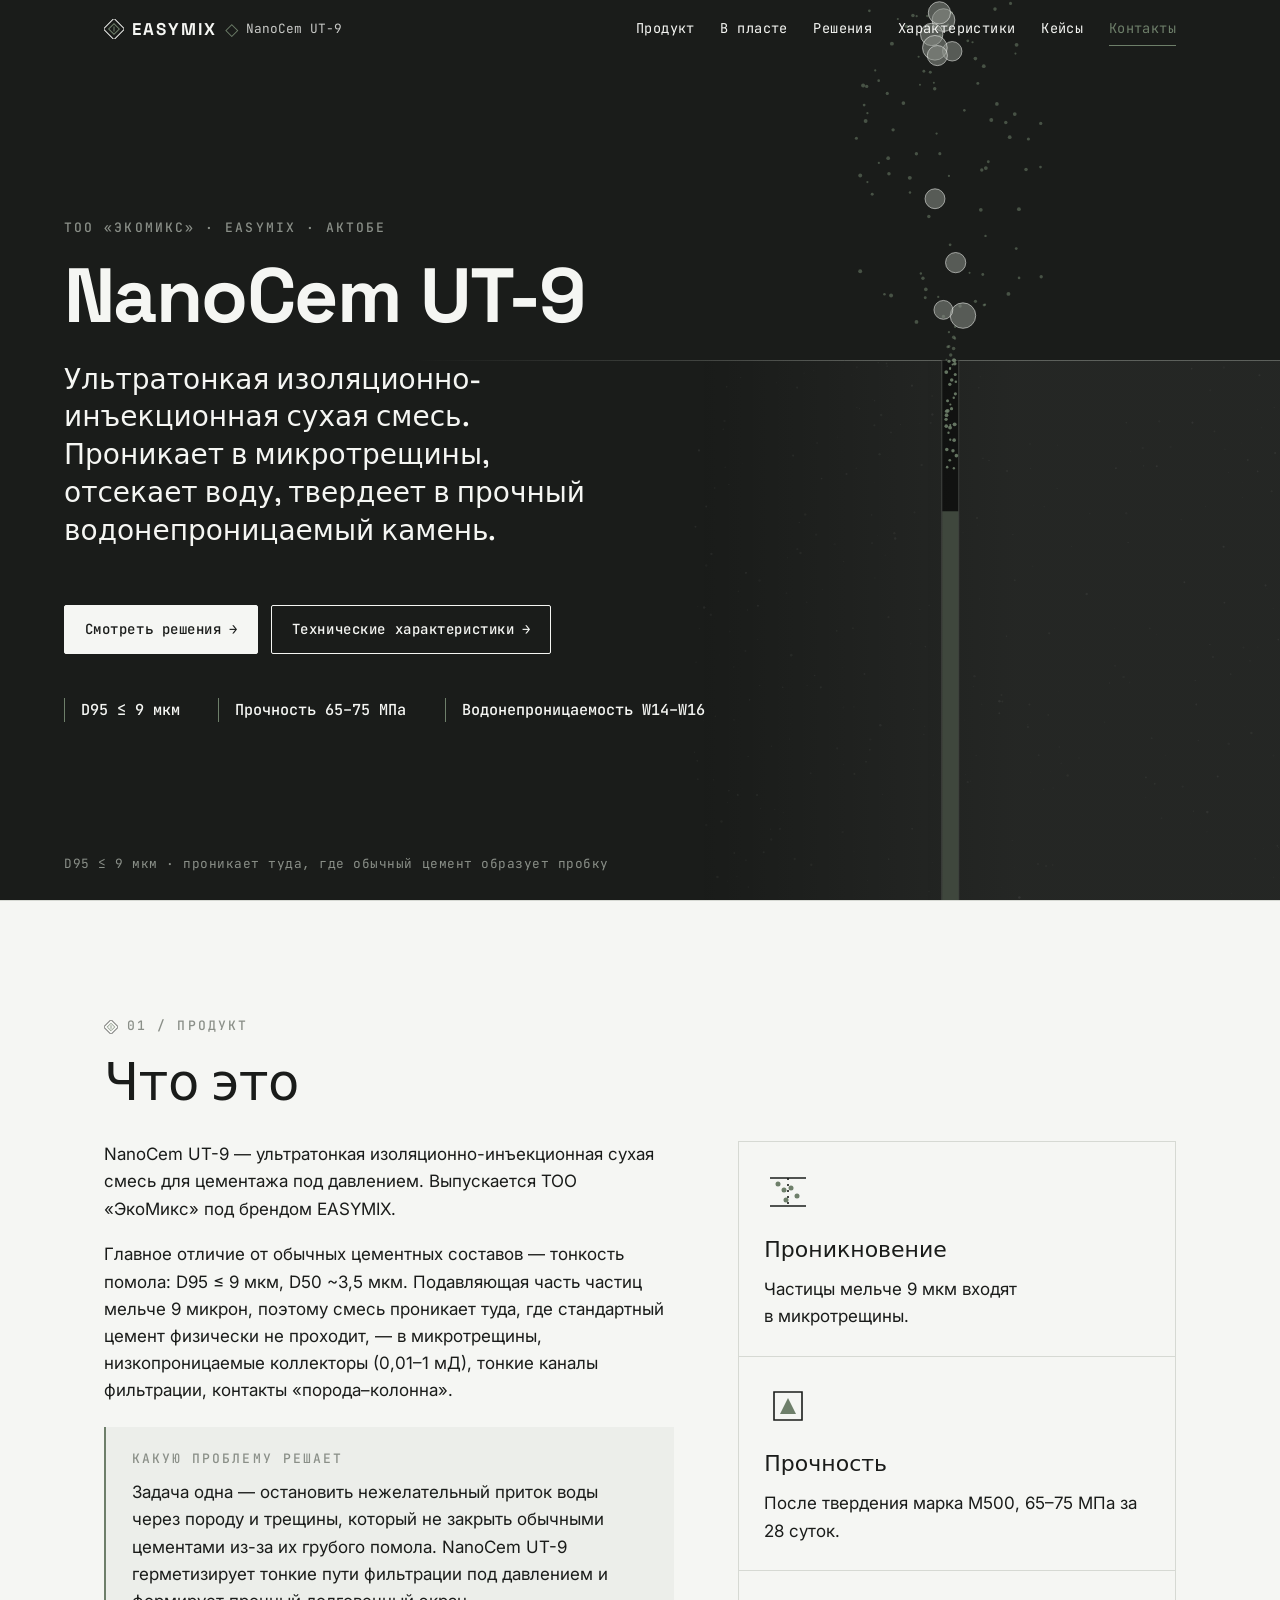
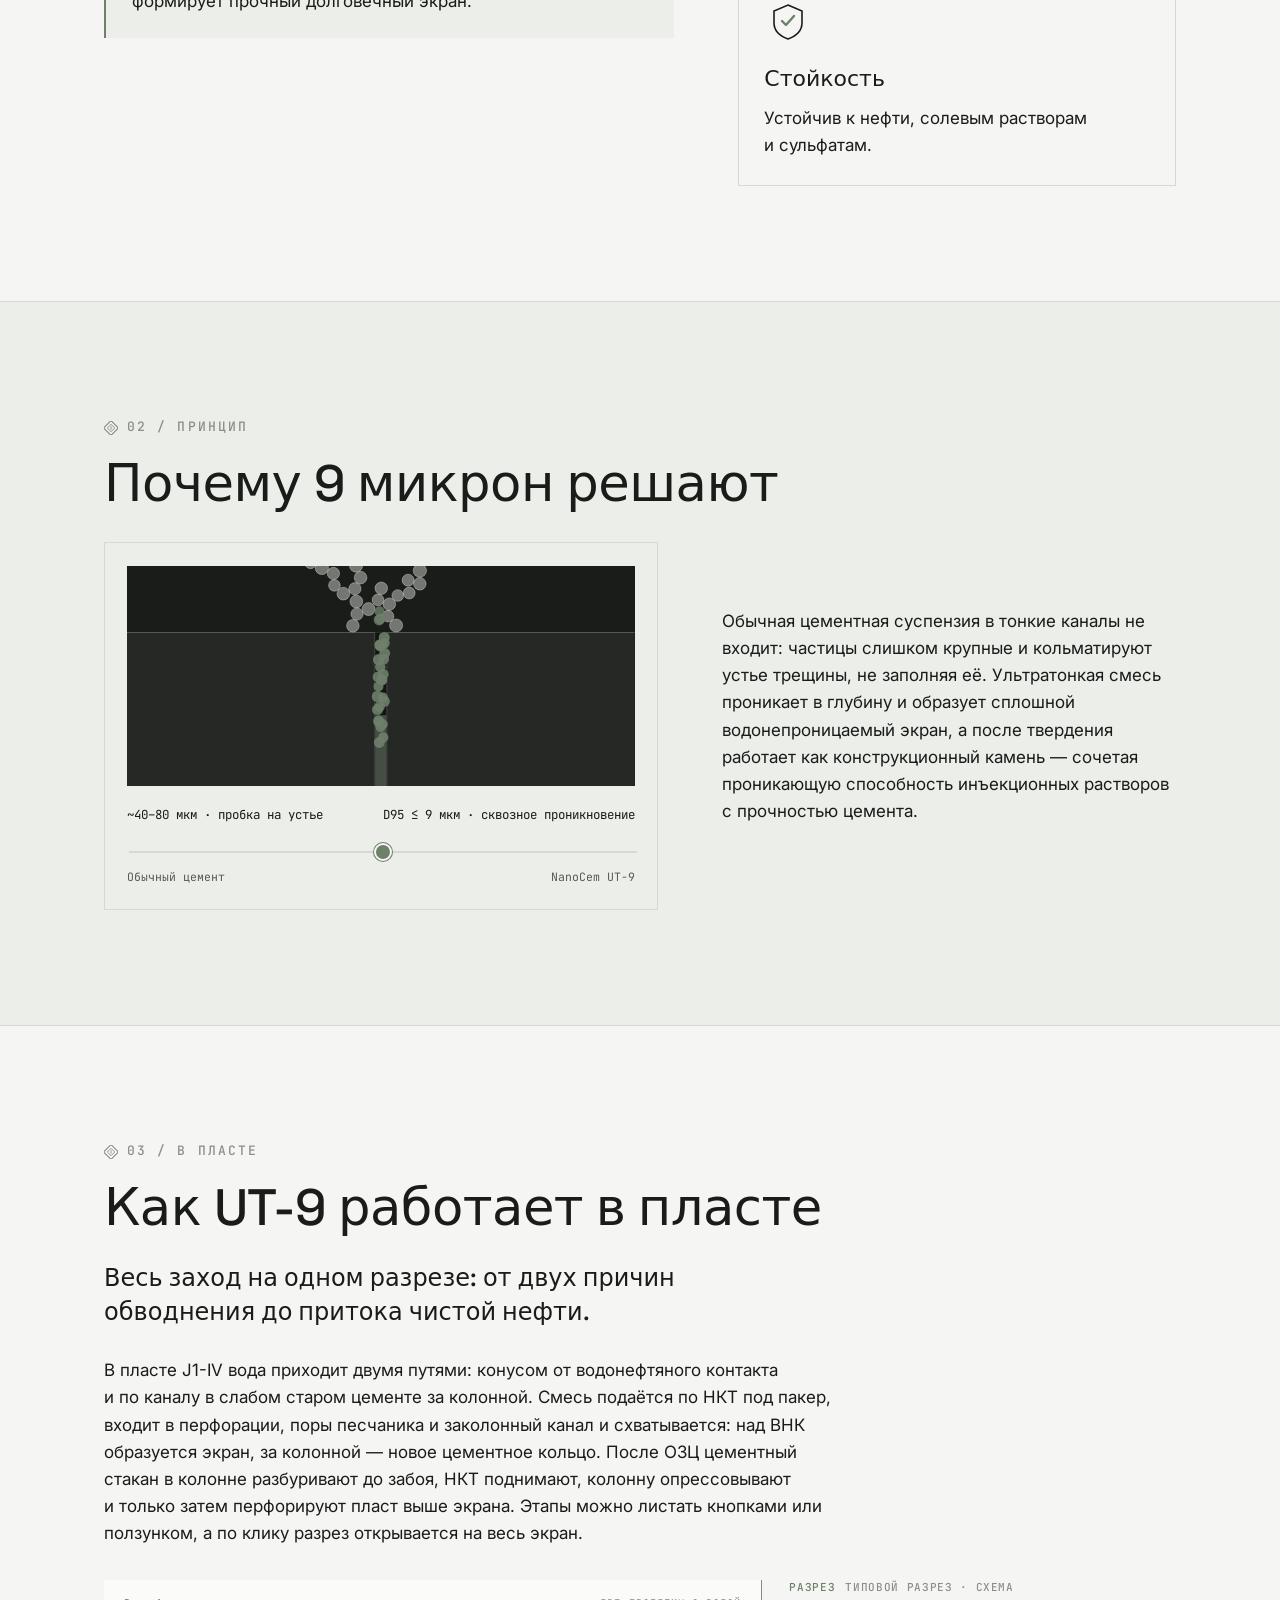
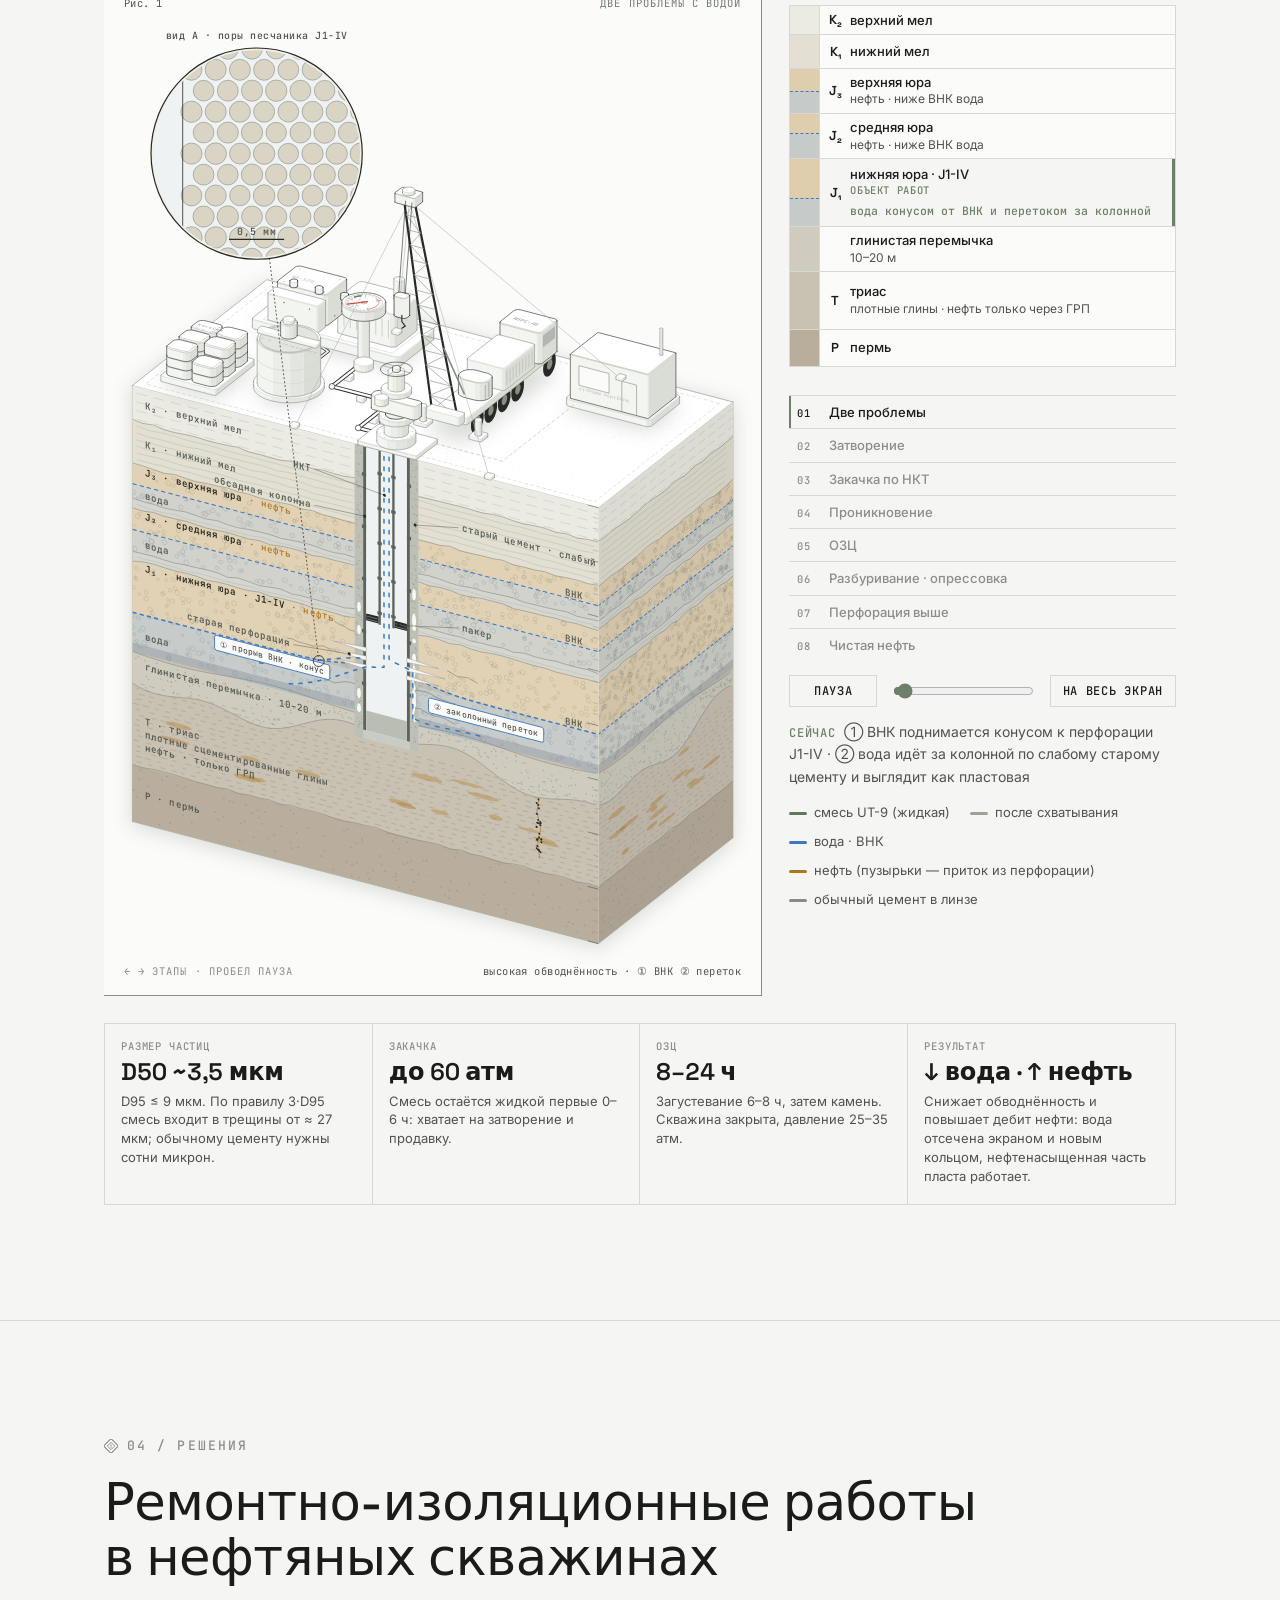
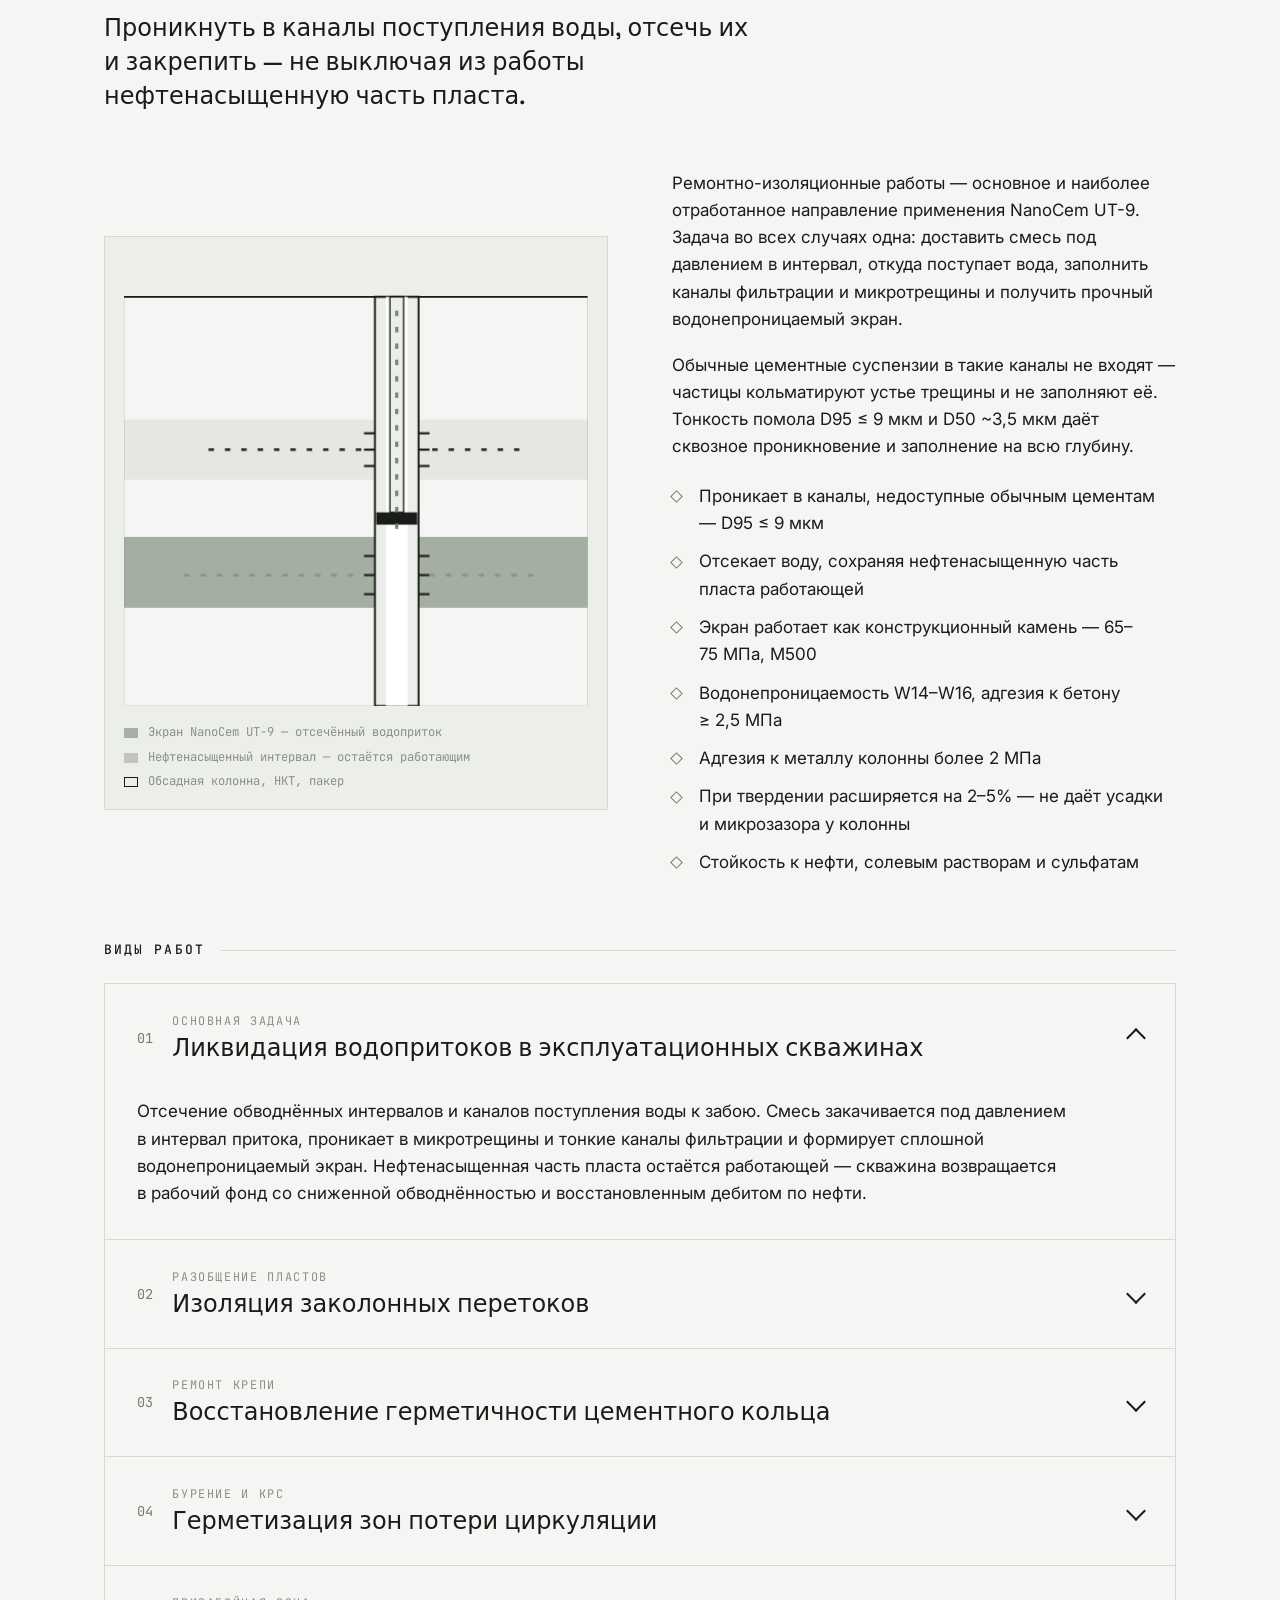
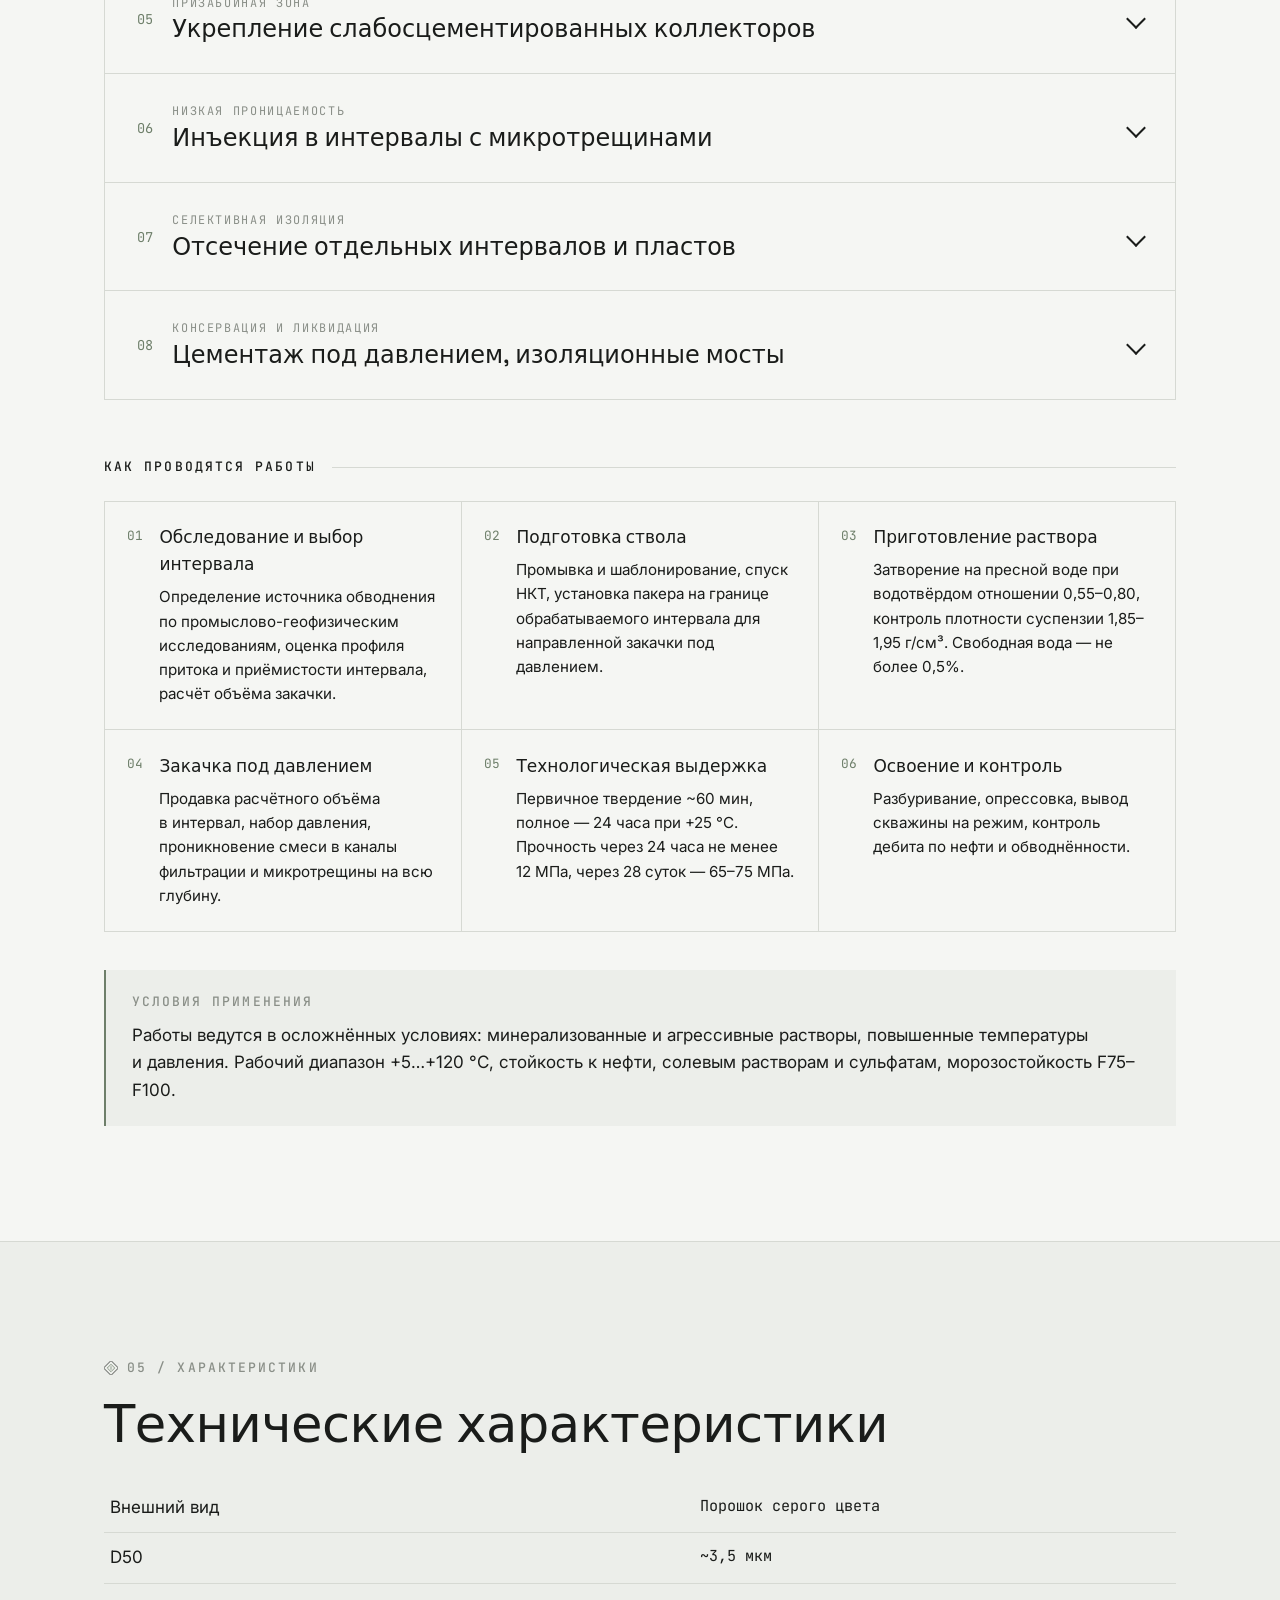
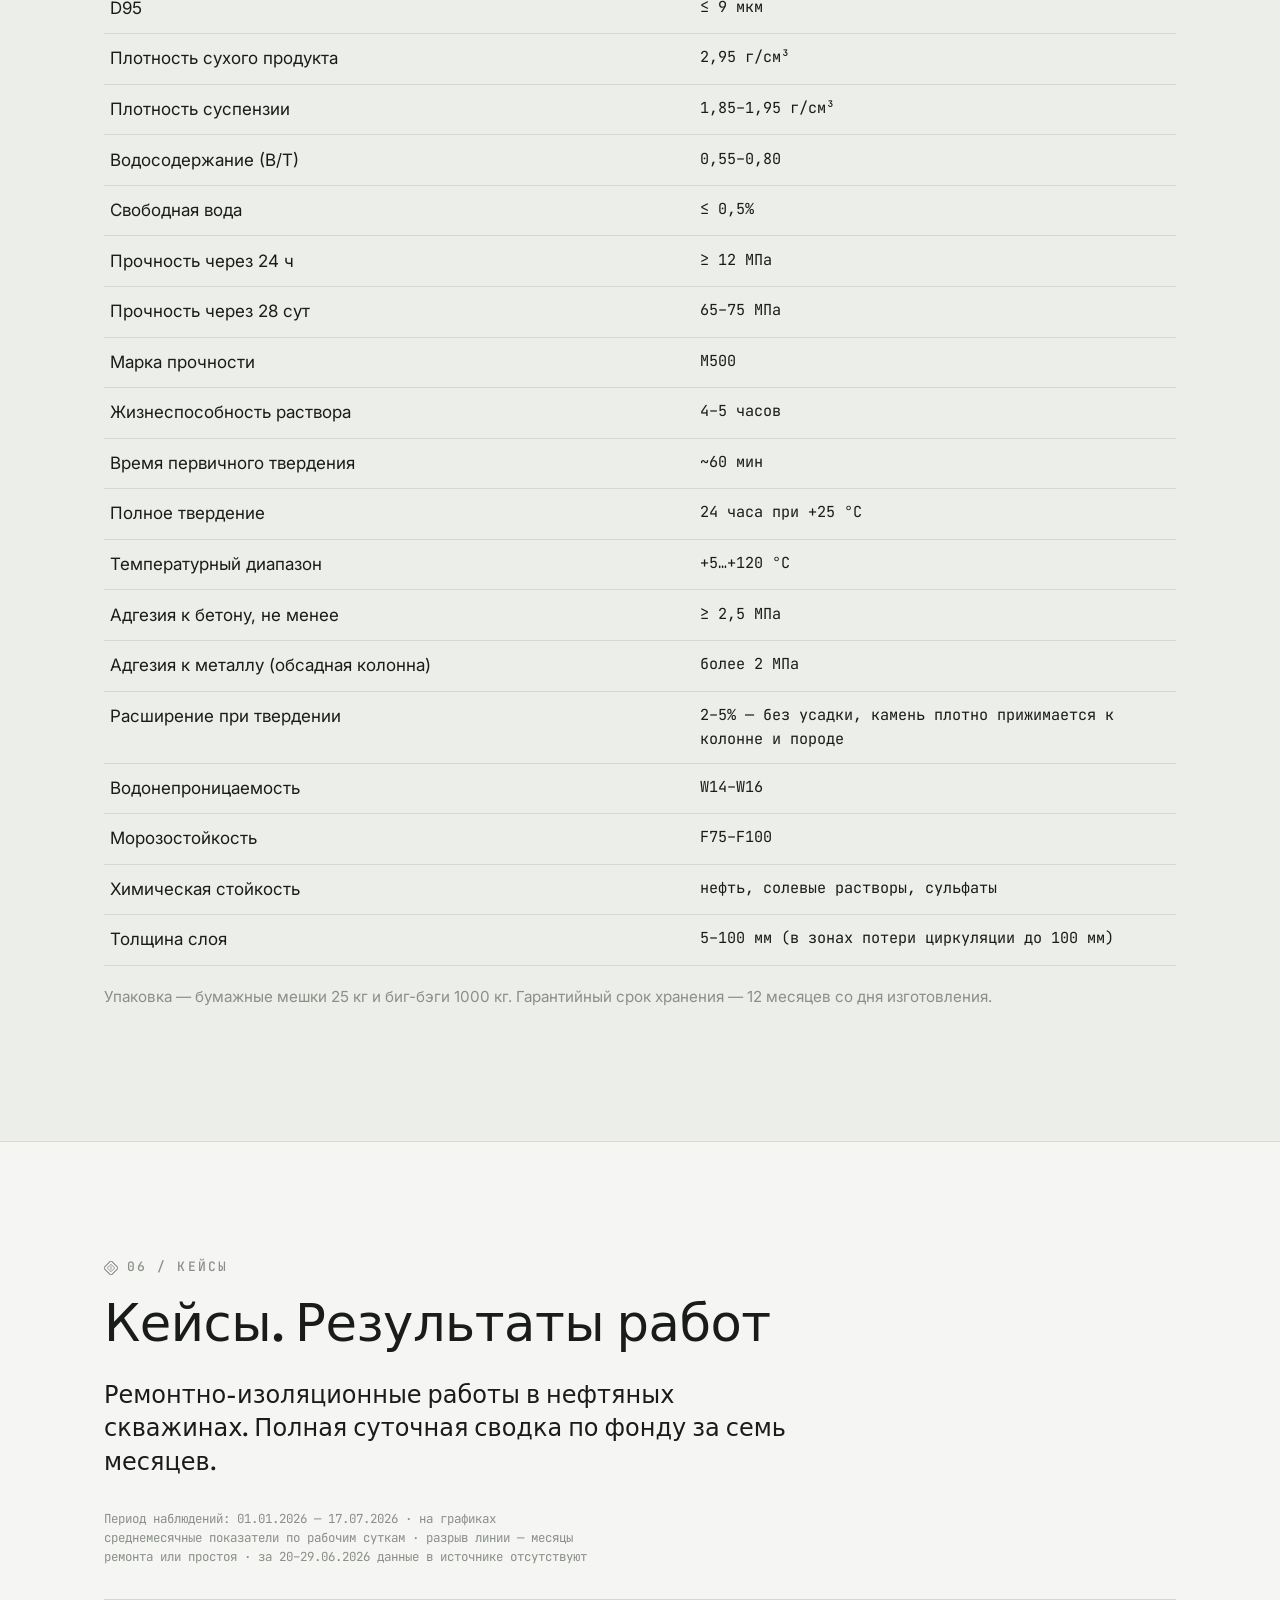
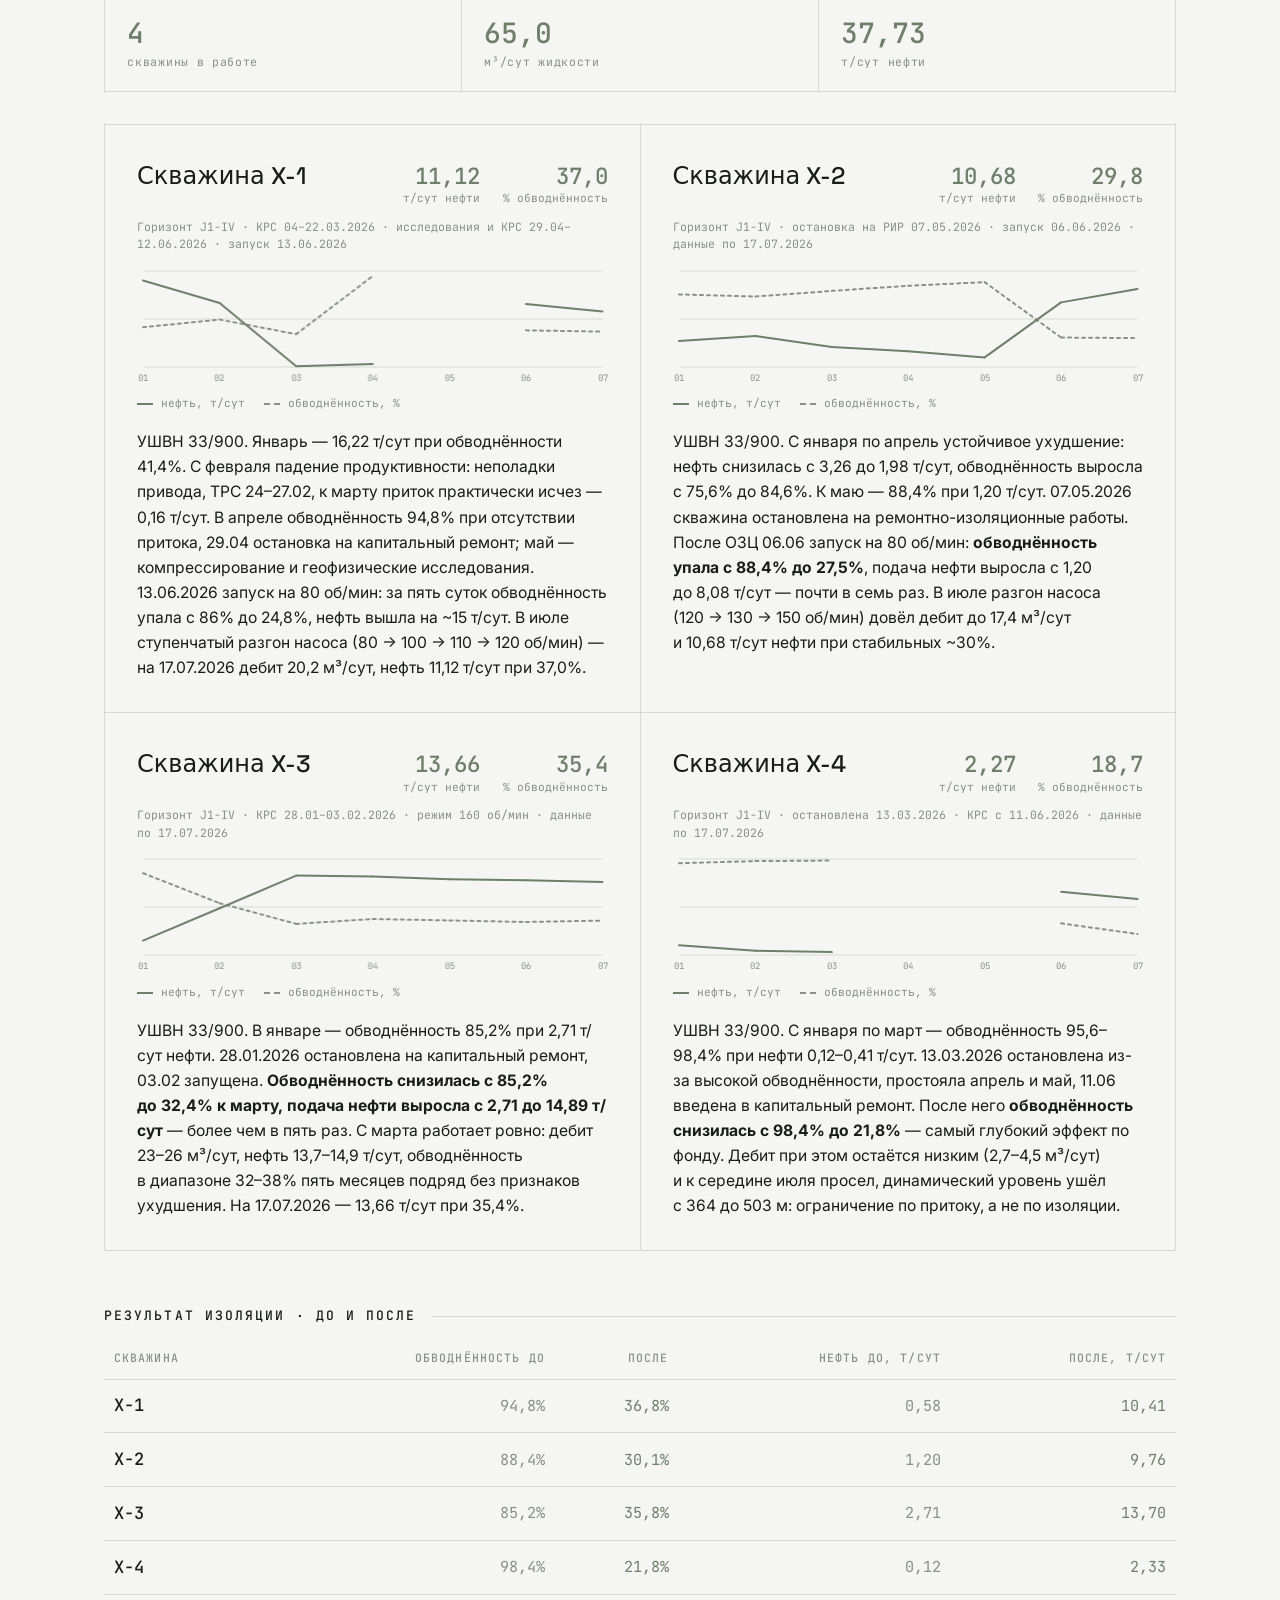
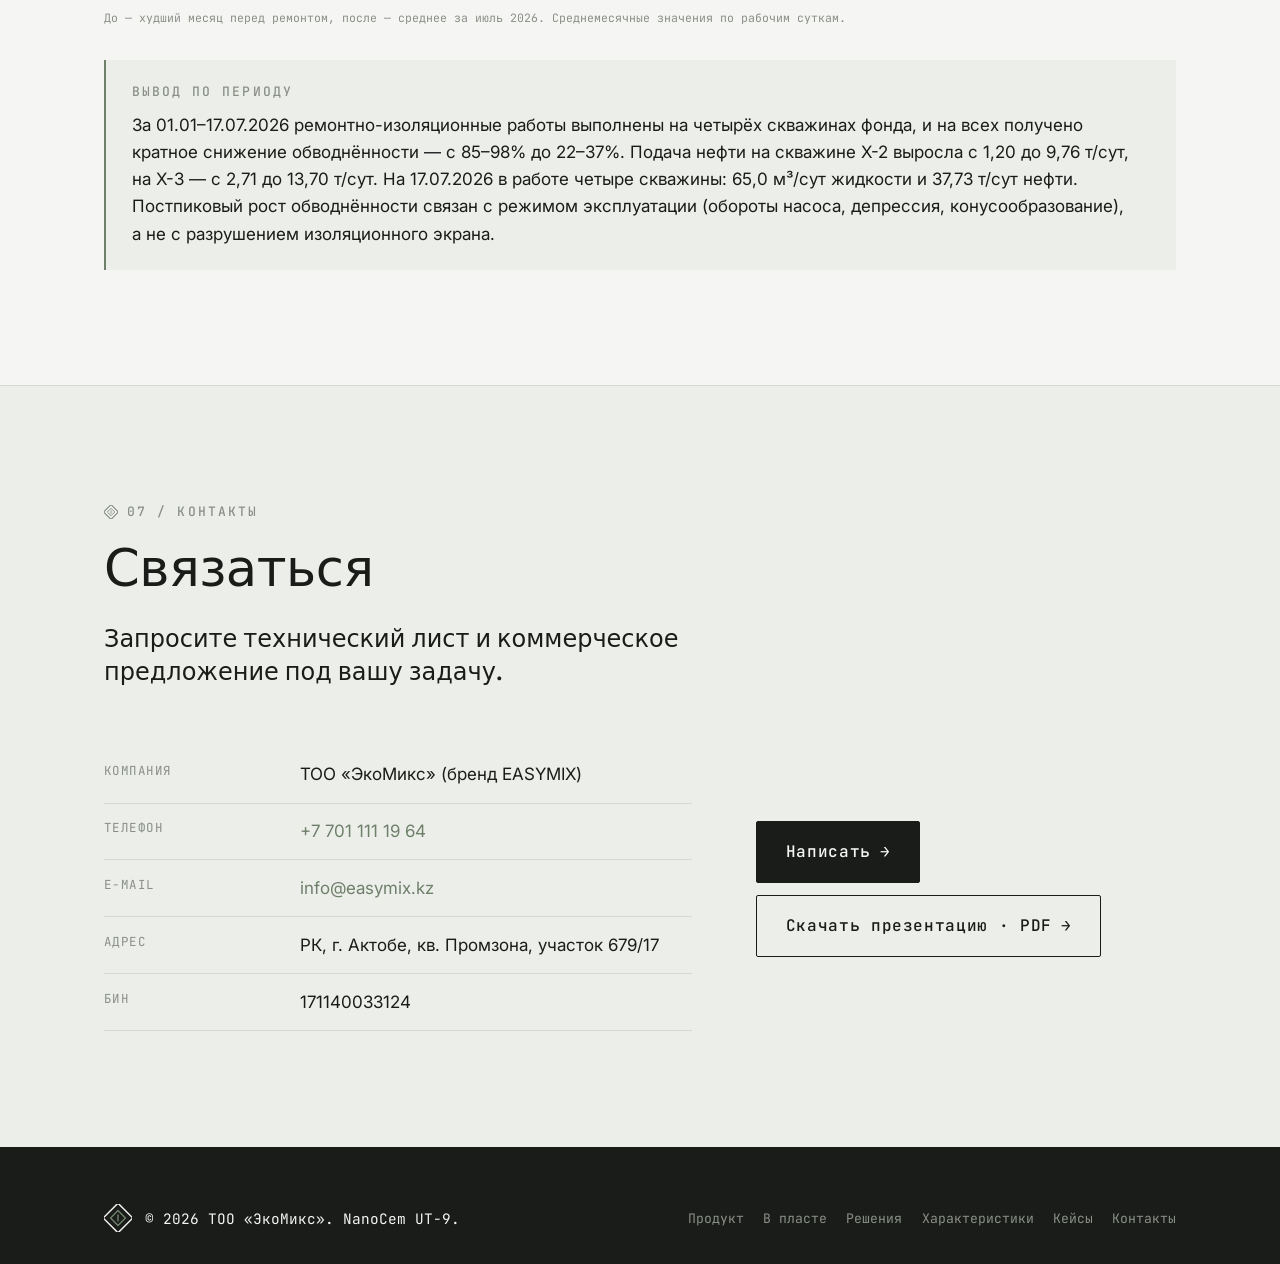
<file: index.html>
<!DOCTYPE html>
<html lang="ru">
<head>
  <meta charset="UTF-8" />
  <meta name="viewport" content="width=device-width, initial-scale=1.0, viewport-fit=cover" />
  <meta name="theme-color" content="#1A1C1A" media="(prefers-color-scheme: dark)" />
  <meta name="theme-color" content="#F5F6F3" />
  <title>NanoCem UT-9 — ультратонкая изоляционно-инъекционная сухая смесь · EASYMIX</title>
  <meta name="description" content="NanoCem UT-9 — ультратонкая изоляционно-инъекционная сухая смесь для цементажа под давлением. D95 ≤ 9 мкм, прочность 65–75 МПа, водонепроницаемость W14–W16. ТОО «ЭкоМикс», бренд EASYMIX, Актобе." />
  <link rel="canonical" href="https://nanocem.vercel.app/" />
  <link rel="icon" type="image/svg+xml" href="assets/img/favicon.svg" />

  <!-- Open Graph (WhatsApp / Telegram / Facebook) -->
  <meta property="og:type" content="website" />
  <meta property="og:site_name" content="EASYMIX · NanoCem UT-9" />
  <meta property="og:locale" content="ru_RU" />
  <meta property="og:url" content="https://nanocem.vercel.app/" />
  <meta property="og:title" content="NanoCem UT-9 — изоляция водопритоков в нефтяных скважинах" />
  <meta property="og:description" content="Ультратонкая изоляционно-инъекционная сухая смесь. D95 ≤ 9 мкм · прочность 65–75 МПа · водонепроницаемость W14–W16. ТОО «ЭкоМикс», бренд EASYMIX." />
  <meta property="og:image" content="https://nanocem.vercel.app/assets/img/og-v5.png" />
  <meta property="og:image:secure_url" content="https://nanocem.vercel.app/assets/img/og-v5.png" />
  <meta property="og:image:type" content="image/png" />
  <meta property="og:image:width" content="1200" />
  <meta property="og:image:height" content="630" />
  <meta property="og:image:alt" content="NanoCem UT-9 — EASYMIX. D95 ≤ 9 мкм, 65–75 МПа, W14–W16." />

  <!-- Twitter / X -->
  <meta name="twitter:card" content="summary_large_image" />
  <meta name="twitter:title" content="NanoCem UT-9 — изоляция водопритоков в нефтяных скважинах" />
  <meta name="twitter:description" content="Ультратонкая изоляционно-инъекционная сухая смесь. D95 ≤ 9 мкм · прочность 65–75 МПа · водонепроницаемость W14–W16. ТОО «ЭкоМикс», бренд EASYMIX." />
  <meta name="twitter:image" content="https://nanocem.vercel.app/assets/img/og-v5.png" />

  <link rel="preconnect" href="https://fonts.googleapis.com" />
  <link rel="preconnect" href="https://fonts.gstatic.com" crossorigin />
  <link href="https://fonts.googleapis.com/css2?family=Inter:wght@400;500&family=JetBrains+Mono:wght@400;500&family=Space+Grotesk:wght@500;700&display=swap" rel="stylesheet" />

  <link rel="stylesheet" href="assets/css/style.css" />
</head>
<body>

  <!-- ====== Переиспользуемый ромб EASYMIX ====== -->
  <svg width="0" height="0" aria-hidden="true" style="position:absolute">
    <symbol id="diamond" viewBox="0 0 40 40">
      <g transform="translate(20 20)">
        <rect x="-15" y="-15" width="30" height="30" transform="rotate(45)" fill="none" stroke="currentColor" stroke-width="2"/>
        <rect x="-7.5" y="-7.5" width="15" height="15" transform="rotate(45)" fill="none" stroke="var(--accent)" stroke-width="2"/>
        <line x1="0" y1="-5" x2="0" y2="5" stroke="var(--accent)" stroke-width="2"/>
      </g>
    </symbol>
  </svg>

  <!-- ====== Навигация ====== -->
  <header class="nav" id="nav">
    <div class="nav__inner">
      <a class="nav__brand" href="#hero" aria-label="EASYMIX · NanoCem UT-9 — наверх">
        <svg class="nav__diamond" width="20" height="20"><use href="#diamond"/></svg>
        <span class="nav__wordmark">EASYMIX</span>
        <span class="nav__sep">◇</span>
        <span class="nav__product">NanoCem UT-9</span>
      </a>

      <nav class="nav__links" id="navLinks" aria-label="Разделы">
        <a href="#product">Продукт</a>
        <a href="#reservoir">В пласте</a>
        <a href="#solutions">Решения</a>
        <a href="#specs">Характеристики</a>
        <a href="#cases">Кейсы</a>
        <a href="#contacts">Контакты</a>
      </nav>

      <button class="nav__burger" id="burger" aria-label="Меню" aria-expanded="false" aria-controls="navLinks">
        <span></span><span></span><span></span>
      </button>
    </div>
  </header>

  <main>

    <!-- ============ HERO ============ -->
    <section class="hero" id="hero">
      <canvas class="hero__canvas" id="heroCanvas" aria-hidden="true"></canvas>
      <div class="hero__overlay">
        <p class="eyebrow hero__eyebrow">ТОО «ЭКОМИКС» · EASYMIX · АКТОБЕ</p>
        <h1 class="hero__title">NanoCem&nbsp;UT-9</h1>
        <p class="hero__sub">
          Ультратонкая изоляционно-инъекционная сухая смесь. Проникает в микротрещины,
          отсекает воду, твердеет в&nbsp;прочный водонепроницаемый камень.
        </p>
        <div class="hero__cta">
          <a class="btn btn--solid" href="#solutions">Смотреть решения</a>
          <a class="btn btn--ghost" href="#specs">Технические характеристики</a>
        </div>
        <div class="hero__readouts">
          <span class="readout"><b>D95 ≤ 9 мкм</b></span>
          <span class="readout"><b>Прочность 65–75 МПа</b></span>
          <span class="readout"><b>Водонепроницаемость W14–W16</b></span>
        </div>
      </div>
      <p class="hero__caption">D95 ≤ 9 мкм · проникает туда, где обычный цемент образует пробку</p>
    </section>

    <!-- ============ 01 / ПРОДУКТ ============ -->
    <section class="section" id="product">
      <div class="wrap">
        <p class="eyebrow reveal"><svg class="mark" width="14" height="14"><use href="#diamond"/></svg> 01&nbsp;/&nbsp;ПРОДУКТ</p>
        <h2 class="h2 reveal">Что это</h2>

        <div class="product__grid">
          <div class="product__text">
            <p class="reveal">
              NanoCem&nbsp;UT-9 — ультратонкая изоляционно-инъекционная сухая смесь для
              цементажа под давлением. Выпускается ТОО «ЭкоМикс» под брендом EASYMIX.
            </p>
            <p class="reveal">
              Главное отличие от обычных цементных составов — тонкость помола: D95&nbsp;≤&nbsp;9&nbsp;мкм,
              D50&nbsp;~3,5&nbsp;мкм. Подавляющая часть частиц мельче 9&nbsp;микрон, поэтому смесь проникает туда,
              где стандартный цемент физически не проходит, — в&nbsp;микротрещины, низкопроницаемые
              коллекторы (0,01–1&nbsp;мД), тонкие каналы фильтрации, контакты «порода–колонна».
            </p>

            <div class="callout reveal">
              <p class="eyebrow">Какую проблему решает</p>
              <p>
                Задача одна — остановить нежелательный приток воды через породу и трещины,
                который не закрыть обычными цементами из-за их грубого помола.
                NanoCem&nbsp;UT-9 герметизирует тонкие пути фильтрации под давлением и формирует прочный
                долговечный экран.
              </p>
            </div>
          </div>

          <div class="product__cards">
            <article class="feature reveal">
              <svg class="feature__icon" viewBox="0 0 48 48" aria-hidden="true">
                <line x1="6" y1="10" x2="42" y2="10" /><line x1="6" y1="38" x2="42" y2="38" />
                <path d="M24 10 L24 38" stroke-dasharray="2 4" />
                <circle cx="14" cy="16" r="2.5" class="dot"/><circle cx="20" cy="22" r="2.5" class="dot"/>
                <circle cx="27" cy="20" r="2.5" class="dot"/><circle cx="33" cy="28" r="2.5" class="dot"/>
                <circle cx="22" cy="32" r="2.5" class="dot"/>
              </svg>
              <h3 class="feature__title">Проникновение</h3>
              <p>Частицы мельче 9&nbsp;мкм входят в&nbsp;микротрещины.</p>
            </article>

            <article class="feature reveal">
              <svg class="feature__icon" viewBox="0 0 48 48" aria-hidden="true">
                <rect x="10" y="10" width="28" height="28" />
                <path d="M16 32 L24 16 L32 32 Z" class="fill-acc"/>
              </svg>
              <h3 class="feature__title">Прочность</h3>
              <p>После твердения марка М500, 65–75&nbsp;МПа за 28&nbsp;суток.</p>
            </article>

            <article class="feature reveal">
              <svg class="feature__icon" viewBox="0 0 48 48" aria-hidden="true">
                <path d="M24 8 L38 14 V26 C38 34 32 39 24 42 C16 39 10 34 10 26 V14 Z" />
                <path d="M18 24 l4 4 l8 -9" class="check"/>
              </svg>
              <h3 class="feature__title">Стойкость</h3>
              <p>Устойчив к&nbsp;нефти, солевым растворам и&nbsp;сульфатам.</p>
            </article>
          </div>
        </div>
      </div>
    </section>

    <!-- ============ 02 / ПРИНЦИП ============ -->
    <section class="section section--alt" id="principle">
      <div class="wrap">
        <p class="eyebrow reveal"><svg class="mark" width="14" height="14"><use href="#diamond"/></svg> 02&nbsp;/&nbsp;ПРИНЦИП</p>
        <h2 class="h2 reveal">Почему 9&nbsp;микрон решают</h2>

        <div class="principle__grid">
          <div class="principle__demo reveal">
            <canvas id="scaleCanvas" aria-hidden="true"></canvas>
            <div class="principle__slider">
              <div class="principle__labels">
                <span id="scaleLabelL">~40–80 мкм · пробка на устье</span>
                <span id="scaleLabelR">D95 ≤ 9 мкм · сквозное проникновение</span>
              </div>
              <input type="range" id="scaleRange" min="0" max="100" value="50"
                     aria-label="Масштаб частиц: обычный цемент → NanoCem UT-9" />
              <div class="principle__ends">
                <span>Обычный цемент</span><span>NanoCem UT-9</span>
              </div>
            </div>
          </div>

          <div class="principle__text reveal">
            <p>
              Обычная цементная суспензия в&nbsp;тонкие каналы не входит: частицы слишком крупные и
              кольматируют устье трещины, не заполняя её. Ультратонкая смесь проникает в&nbsp;глубину
              и&nbsp;образует сплошной водонепроницаемый экран, а&nbsp;после твердения работает как
              конструкционный камень — сочетая проникающую способность инъекционных растворов с
              прочностью цемента.
            </p>
          </div>
        </div>
      </div>
    </section>

    <!-- ============ 03 / В ПЛАСТЕ ============ -->
    <section class="section" id="reservoir">
      <div class="wrap">
        <p class="eyebrow reveal"><svg class="mark" width="14" height="14"><use href="#diamond"/></svg> 03&nbsp;/&nbsp;В&nbsp;ПЛАСТЕ</p>
        <h2 class="h2 reveal">Как UT-9 работает в&nbsp;пласте</h2>
        <p class="lead reveal">
          Весь заход на&nbsp;одном разрезе: от&nbsp;двух причин обводнения до&nbsp;притока чистой нефти.
        </p>
        <p class="reservoir__text reveal">
          В&nbsp;пласте J1-IV вода приходит двумя путями: конусом от&nbsp;водонефтяного контакта и&nbsp;по&nbsp;каналу
          в&nbsp;слабом старом цементе за&nbsp;колонной. Смесь подаётся по&nbsp;НКТ под пакер, входит в&nbsp;перфорации,
          поры песчаника и&nbsp;заколонный канал и&nbsp;схватывается: над ВНК образуется экран, за&nbsp;колонной&nbsp;— новое
          цементное кольцо. После ОЗЦ цементный стакан в&nbsp;колонне разбуривают до&nbsp;забоя, НКТ поднимают, колонну опрессовывают
          и&nbsp;только затем перфорируют пласт выше экрана. Этапы можно листать кнопками или ползунком,
          а&nbsp;по&nbsp;клику разрез открывается на&nbsp;весь экран.
        </p>
        <div class="reservoir__frame reveal">
          <iframe id="reservoirFrame" src="plast.html" title="Анимация: как NanoCem UT-9 закачивается и проникает в пласт"
                  loading="lazy" scrolling="no" allow="fullscreen"></iframe>
        </div>
      </div>
    </section>

    <!-- ============ 04 / РЕШЕНИЯ ============ -->
    <section class="section" id="solutions">
      <div class="wrap">
        <p class="eyebrow reveal"><svg class="mark" width="14" height="14"><use href="#diamond"/></svg> 04&nbsp;/&nbsp;РЕШЕНИЯ</p>
        <h2 class="h2 reveal">Ремонтно-изоляционные работы в&nbsp;нефтяных скважинах</h2>
        <p class="lead reveal">Проникнуть в&nbsp;каналы поступления воды, отсечь их и&nbsp;закрепить — не выключая из работы нефтенасыщенную часть пласта.</p>

        <div class="oil__intro">
          <div class="oil__scheme reveal">
            <svg viewBox="0 0 340 330" role="img" aria-label="Разрез нефтяной скважины: закачка смеси под давлением, отсечение обводнённого интервала, работающий нефтенасыщенный интервал">
              <!-- породный массив -->
              <rect class="rock" x="0" y="30" width="340" height="300"/>
              <line class="surface" x1="0" y1="30" x2="340" y2="30"/>

              <!-- пласты -->
              <rect class="zone oil-zone" x="0" y="120" width="340" height="44"/>
              <rect class="zone water-zone" x="0" y="206" width="340" height="52"/>

              <!-- экран NanoCem (появляется при анимации) -->
              <rect class="fill-zone" x="0" y="206" width="184" height="52"/>
              <rect class="fill-zone" x="216" y="206" width="124" height="52"/>

              <!-- обсадная колонна -->
              <rect class="casing" x="184" y="30" width="32" height="300"/>
              <rect class="bore" x="192" y="30" width="16" height="300"/>

              <!-- НКТ и пакер -->
              <rect class="tubing" x="195" y="30" width="10" height="158"/>
              <rect class="packer" x="185" y="188" width="30" height="9"/>

              <!-- перфорация -->
              <g class="perf">
                <line x1="184" y1="130" x2="176" y2="130"/><line x1="184" y1="142" x2="176" y2="142"/><line x1="184" y1="154" x2="176" y2="154"/>
                <line x1="216" y1="130" x2="224" y2="130"/><line x1="216" y1="142" x2="224" y2="142"/><line x1="216" y1="154" x2="224" y2="154"/>
                <line x1="184" y1="220" x2="176" y2="220"/><line x1="184" y1="234" x2="176" y2="234"/><line x1="184" y1="248" x2="176" y2="248"/>
                <line x1="216" y1="220" x2="224" y2="220"/><line x1="216" y1="234" x2="224" y2="234"/><line x1="216" y1="248" x2="224" y2="248"/>
              </g>

              <!-- приток воды (отсекается) -->
              <g class="flow water-flow">
                <path d="M44 234 H176"/><path d="M300 234 H224"/>
              </g>
              <!-- приток нефти (работает) -->
              <g class="flow oil-flow">
                <path d="M62 142 H176"/><path d="M290 142 H224"/>
              </g>
              <!-- закачка под давлением -->
              <g class="flow inject-flow"><path d="M200 40 V206"/></g>
            </svg>

            <ul class="legend">
              <li><i class="sw sw--acc"></i>Экран NanoCem UT-9 — отсечённый водоприток</li>
              <li><i class="sw sw--oil"></i>Нефтенасыщенный интервал — остаётся работающим</li>
              <li><i class="sw sw--line"></i>Обсадная колонна, НКТ, пакер</li>
            </ul>
          </div>

          <div class="oil__intro-text">
            <p class="reveal">
              Ремонтно-изоляционные работы — основное и&nbsp;наиболее отработанное направление применения
              NanoCem&nbsp;UT-9. Задача во всех случаях одна: доставить смесь под давлением в&nbsp;интервал,
              откуда поступает вода, заполнить каналы фильтрации и&nbsp;микротрещины и&nbsp;получить прочный
              водонепроницаемый экран.
            </p>
            <p class="reveal">
              Обычные цементные суспензии в&nbsp;такие каналы не входят — частицы кольматируют устье трещины
              и&nbsp;не заполняют её. Тонкость помола D95&nbsp;≤&nbsp;9&nbsp;мкм и&nbsp;D50&nbsp;~3,5&nbsp;мкм даёт сквозное
              проникновение и&nbsp;заполнение на всю глубину.
            </p>
            <ul class="ticks reveal">
              <li>Проникает в&nbsp;каналы, недоступные обычным цементам — D95&nbsp;≤&nbsp;9&nbsp;мкм</li>
              <li>Отсекает воду, сохраняя нефтенасыщенную часть пласта работающей</li>
              <li>Экран работает как конструкционный камень — 65–75&nbsp;МПа, М500</li>
              <li>Водонепроницаемость W14–W16, адгезия к&nbsp;бетону ≥&nbsp;2,5&nbsp;МПа</li>
              <li>Адгезия к&nbsp;металлу колонны более 2&nbsp;МПа</li>
              <li>При твердении расширяется на&nbsp;2–5% — не даёт усадки и&nbsp;микрозазора у&nbsp;колонны</li>
              <li>Стойкость к&nbsp;нефти, солевым растворам и&nbsp;сульфатам</li>
            </ul>
          </div>
        </div>

        <h3 class="sub-h reveal"><span class="sub-h__n">Виды работ</span></h3>

        <div class="solutions" id="solutions-list">

          <article class="sol reveal" data-sol>
            <button class="sol__head" aria-expanded="false">
              <span class="sol__num">01</span>
              <span class="sol__heading">
                <span class="sol__kicker">Основная задача</span>
                <span class="sol__title">Ликвидация водопритоков в&nbsp;эксплуатационных скважинах</span>
              </span>
              <span class="sol__arrow" aria-hidden="true"></span>
            </button>
            <div class="sol__panel">
              <div class="sol__panel-inner sol__panel-inner--text">
                <p>
                  Отсечение обводнённых интервалов и&nbsp;каналов поступления воды к&nbsp;забою. Смесь закачивается
                  под давлением в&nbsp;интервал притока, проникает в&nbsp;микротрещины и&nbsp;тонкие каналы фильтрации
                  и&nbsp;формирует сплошной водонепроницаемый экран. Нефтенасыщенная часть пласта остаётся
                  работающей — скважина возвращается в&nbsp;рабочий фонд со сниженной обводнённостью
                  и&nbsp;восстановленным дебитом по нефти.
                </p>
              </div>
            </div>
          </article>

          <article class="sol reveal" data-sol>
            <button class="sol__head" aria-expanded="false">
              <span class="sol__num">02</span>
              <span class="sol__heading">
                <span class="sol__kicker">Разобщение пластов</span>
                <span class="sol__title">Изоляция заколонных перетоков</span>
              </span>
              <span class="sol__arrow" aria-hidden="true"></span>
            </button>
            <div class="sol__panel">
              <div class="sol__panel-inner sol__panel-inner--text">
                <p>
                  Герметизация каналов за обсадной колонной, по которым вода поступает из выше-
                  или&nbsp;нижележащих водоносных горизонтов. Ультратонкость помола позволяет заполнить
                  микрозазоры на контактах «порода–колонна» и&nbsp;«камень–колонна», недоступные обычным
                  составам, и&nbsp;восстановить разобщение пластов.
                </p>
              </div>
            </div>
          </article>

          <article class="sol reveal" data-sol>
            <button class="sol__head" aria-expanded="false">
              <span class="sol__num">03</span>
              <span class="sol__heading">
                <span class="sol__kicker">Ремонт крепи</span>
                <span class="sol__title">Восстановление герметичности цементного кольца</span>
              </span>
              <span class="sol__arrow" aria-hidden="true"></span>
            </button>
            <div class="sol__panel">
              <div class="sol__panel-inner sol__panel-inner--text">
                <p>
                  Заполнение трещин и&nbsp;микрозазоров в&nbsp;цементном кольце, устранение негерметичности крепи.
                  Адгезия к&nbsp;бетону не менее 2,5&nbsp;МПа обеспечивает сцепление с&nbsp;существующим камнем, адгезия к&nbsp;металлу более 2&nbsp;МПа — с&nbsp;обсадной колонной.
                  Расширение при твердении на&nbsp;2–5% плотно закрывает зазоры, а&nbsp;прочность 65–75&nbsp;МПа за 28&nbsp;суток — работу отремонтированного участка как
                  конструкционного элемента.
                </p>
              </div>
            </div>
          </article>

          <article class="sol reveal" data-sol>
            <button class="sol__head" aria-expanded="false">
              <span class="sol__num">04</span>
              <span class="sol__heading">
                <span class="sol__kicker">Бурение и КРС</span>
                <span class="sol__title">Герметизация зон потери циркуляции</span>
              </span>
              <span class="sol__arrow" aria-hidden="true"></span>
            </button>
            <div class="sol__panel">
              <div class="sol__panel-inner sol__panel-inner--text">
                <p>
                  Ликвидация поглощений при разбуривании и&nbsp;капитальном ремонте. Смесь проникает
                  в&nbsp;трещиноватые и&nbsp;поглощающие интервалы и&nbsp;закрепляет их; в&nbsp;зонах потери циркуляции
                  допускается заполнение слоем до&nbsp;100&nbsp;мм. Жизнеспособность раствора 4–5&nbsp;часов позволяет
                  вести закачку большими объёмами без риска схватывания в&nbsp;оборудовании.
                </p>
              </div>
            </div>
          </article>

          <article class="sol reveal" data-sol>
            <button class="sol__head" aria-expanded="false">
              <span class="sol__num">05</span>
              <span class="sol__heading">
                <span class="sol__kicker">Призабойная зона</span>
                <span class="sol__title">Укрепление слабосцементированных коллекторов</span>
              </span>
              <span class="sol__arrow" aria-hidden="true"></span>
            </button>
            <div class="sol__panel">
              <div class="sol__panel-inner sol__panel-inner--text">
                <p>
                  Инъекционное закрепление призабойной зоны в&nbsp;слабосцементированных породах,
                  предотвращение разрушения и&nbsp;выноса породы в&nbsp;скважину. Смесь пропитывает трещиноватый
                  и&nbsp;мелкопористый массив и&nbsp;после твердения связывает его в&nbsp;устойчивый прочный каркас.
                </p>
              </div>
            </div>
          </article>

          <article class="sol reveal" data-sol>
            <button class="sol__head" aria-expanded="false">
              <span class="sol__num">06</span>
              <span class="sol__heading">
                <span class="sol__kicker">Низкая проницаемость</span>
                <span class="sol__title">Инъекция в&nbsp;интервалы с&nbsp;микротрещинами</span>
              </span>
              <span class="sol__arrow" aria-hidden="true"></span>
            </button>
            <div class="sol__panel">
              <div class="sol__panel-inner sol__panel-inner--text">
                <p>
                  Обработка низкопроницаемых коллекторов 0,01–1&nbsp;мД с&nbsp;микротрещиноватостью, куда суспензии
                  обычного помола не входят. D95&nbsp;≤&nbsp;9&nbsp;мкм и&nbsp;D50&nbsp;~3,5&nbsp;мкм обеспечивают сквозное
                  проникновение и&nbsp;заполнение тонких каналов на всю глубину.
                </p>
              </div>
            </div>
          </article>

          <article class="sol reveal" data-sol>
            <button class="sol__head" aria-expanded="false">
              <span class="sol__num">07</span>
              <span class="sol__heading">
                <span class="sol__kicker">Селективная изоляция</span>
                <span class="sol__title">Отсечение отдельных интервалов и&nbsp;пластов</span>
              </span>
              <span class="sol__arrow" aria-hidden="true"></span>
            </button>
            <div class="sol__panel">
              <div class="sol__panel-inner sol__panel-inner--text">
                <p>
                  Отсечение обводнённых или&nbsp;неперспективных интервалов, перевод скважины на вышележащий
                  горизонт. Формируется изоляционный мост с&nbsp;водонепроницаемостью W14–W16, выдерживающий
                  перепад давления между разобщёнными интервалами.
                </p>
              </div>
            </div>
          </article>

          <article class="sol reveal" data-sol>
            <button class="sol__head" aria-expanded="false">
              <span class="sol__num">08</span>
              <span class="sol__heading">
                <span class="sol__kicker">Консервация и ликвидация</span>
                <span class="sol__title">Цементаж под давлением, изоляционные мосты</span>
              </span>
              <span class="sol__arrow" aria-hidden="true"></span>
            </button>
            <div class="sol__panel">
              <div class="sol__panel-inner sol__panel-inner--text">
                <p>
                  Установка изоляционных мостов при консервации и&nbsp;ликвидации скважин, надёжное разобщение
                  горизонтов. Химическая стойкость к&nbsp;нефти, солевым растворам и&nbsp;сульфатам обеспечивает
                  долговечность изоляции в&nbsp;агрессивной среде.
                </p>
              </div>
            </div>
          </article>

        </div>

        <h3 class="sub-h reveal"><span class="sub-h__n">Как проводятся работы</span></h3>

        <ol class="steps">
          <li class="step reveal">
            <span class="step__n">01</span>
            <div>
              <h4>Обследование и&nbsp;выбор интервала</h4>
              <p>Определение источника обводнения по промыслово-геофизическим исследованиям, оценка профиля притока и&nbsp;приёмистости интервала, расчёт объёма закачки.</p>
            </div>
          </li>
          <li class="step reveal">
            <span class="step__n">02</span>
            <div>
              <h4>Подготовка ствола</h4>
              <p>Промывка и&nbsp;шаблонирование, спуск НКТ, установка пакера на границе обрабатываемого интервала для направленной закачки под давлением.</p>
            </div>
          </li>
          <li class="step reveal">
            <span class="step__n">03</span>
            <div>
              <h4>Приготовление раствора</h4>
              <p>Затворение на пресной воде при водотвёрдом отношении 0,55–0,80, контроль плотности суспензии 1,85–1,95&nbsp;г/см³. Свободная вода — не более 0,5%.</p>
            </div>
          </li>
          <li class="step reveal">
            <span class="step__n">04</span>
            <div>
              <h4>Закачка под давлением</h4>
              <p>Продавка расчётного объёма в&nbsp;интервал, набор давления, проникновение смеси в&nbsp;каналы фильтрации и&nbsp;микротрещины на всю глубину.</p>
            </div>
          </li>
          <li class="step reveal">
            <span class="step__n">05</span>
            <div>
              <h4>Технологическая выдержка</h4>
              <p>Первичное твердение ~60&nbsp;мин, полное — 24&nbsp;часа при +25&nbsp;°C. Прочность через 24&nbsp;часа не менее 12&nbsp;МПа, через 28&nbsp;суток — 65–75&nbsp;МПа.</p>
            </div>
          </li>
          <li class="step reveal">
            <span class="step__n">06</span>
            <div>
              <h4>Освоение и&nbsp;контроль</h4>
              <p>Разбуривание, опрессовка, вывод скважины на режим, контроль дебита по нефти и&nbsp;обводнённости.</p>
            </div>
          </li>
        </ol>

        <div class="callout reveal">
          <p class="eyebrow">Условия применения</p>
          <p>
            Работы ведутся в&nbsp;осложнённых условиях: минерализованные и&nbsp;агрессивные растворы, повышенные
            температуры и&nbsp;давления. Рабочий диапазон +5…+120&nbsp;°C, стойкость к&nbsp;нефти, солевым растворам
            и&nbsp;сульфатам, морозостойкость F75–F100.
          </p>
        </div>
      </div>
    </section>

    <!-- ============ 05 / ХАРАКТЕРИСТИКИ ============ -->
    <section class="section section--alt" id="specs">
      <div class="wrap">
        <p class="eyebrow reveal"><svg class="mark" width="14" height="14"><use href="#diamond"/></svg> 05&nbsp;/&nbsp;ХАРАКТЕРИСТИКИ</p>
        <h2 class="h2 reveal">Технические характеристики</h2>

        <div class="specs__table reveal">
            <table class="spec-table">
              <tbody>
                <tr><th>Внешний вид</th><td>Порошок серого цвета</td></tr>
                <tr><th>D50</th><td>~3,5 мкм</td></tr>
                <tr><th>D95</th><td>≤ 9 мкм</td></tr>
                <tr><th>Плотность сухого продукта</th><td>2,95 г/см³</td></tr>
                <tr><th>Плотность суспензии</th><td>1,85–1,95 г/см³</td></tr>
                <tr><th>Водосодержание (В/Т)</th><td>0,55–0,80</td></tr>
                <tr><th>Свободная вода</th><td>≤ 0,5%</td></tr>
                <tr><th>Прочность через 24 ч</th><td>≥ 12 МПа</td></tr>
                <tr><th>Прочность через 28 сут</th><td>65–75 МПа</td></tr>
                <tr><th>Марка прочности</th><td>М500</td></tr>
                <tr><th>Жизнеспособность раствора</th><td>4–5 часов</td></tr>
                <tr><th>Время первичного твердения</th><td>~60 мин</td></tr>
                <tr><th>Полное твердение</th><td>24 часа при +25 °C</td></tr>
                <tr><th>Температурный диапазон</th><td>+5…+120 °C</td></tr>
                <tr><th>Адгезия к бетону, не менее</th><td>≥ 2,5 МПа</td></tr>
                <tr><th>Адгезия к металлу (обсадная колонна)</th><td>более 2 МПа</td></tr>
                <tr><th>Расширение при твердении</th><td>2–5% — без усадки, камень плотно прижимается к колонне и породе</td></tr>
                <tr><th>Водонепроницаемость</th><td>W14–W16</td></tr>
                <tr><th>Морозостойкость</th><td>F75–F100</td></tr>
                <tr><th>Химическая стойкость</th><td>нефть, солевые растворы, сульфаты</td></tr>
                <tr><th>Толщина слоя</th><td>5–100 мм (в зонах потери циркуляции до 100 мм)</td></tr>
              </tbody>
            </table>
          <p class="specs__note">Упаковка — бумажные мешки 25&nbsp;кг и&nbsp;биг-бэги 1000&nbsp;кг. Гарантийный срок хранения — 12&nbsp;месяцев со дня изготовления.</p>
        </div>
      </div>
    </section>

    <!-- ============ 06 / КЕЙСЫ ============ -->
    <section class="section" id="cases">
      <div class="wrap">
        <p class="eyebrow reveal"><svg class="mark" width="14" height="14"><use href="#diamond"/></svg> 06&nbsp;/&nbsp;КЕЙСЫ</p>
        <h2 class="h2 reveal">Кейсы. Результаты работ</h2>
        <p class="lead reveal">Ремонтно-изоляционные работы в&nbsp;нефтяных скважинах. Полная суточная сводка по фонду за&nbsp;семь месяцев.</p>
        <p class="cases__asof reveal">
          Период наблюдений: 01.01.2026 — 17.07.2026 · на графиках среднемесячные показатели по рабочим суткам ·
          разрыв линии — месяцы ремонта или простоя · за 20–29.06.2026 данные в&nbsp;источнике отсутствуют
        </p>

        <div class="summary reveal">
          <div class="summary__cell"><b class="num" data-count="4" data-dec="0">0</b><i>скважины в работе</i></div>
          <div class="summary__cell"><b class="num" data-count="65" data-dec="1">0</b><i>м³/сут жидкости</i></div>
          <div class="summary__cell"><b class="num" data-count="37.73" data-dec="2">0</b><i>т/сут нефти</i></div>
        </div>

        <div class="cases">

          <article class="case reveal" data-case>
            <header class="case__head">
              <h3 class="case__title">Скважина X-1</h3>
              <div class="case__stats">
                <span class="stat"><b class="num" data-count="11.12" data-dec="2">0</b><i>т/сут нефти</i></span>
                <span class="stat"><b class="num" data-count="37" data-dec="1">0</b><i>% обводнённость</i></span>
              </div>
            </header>
            <p class="case__meta">Горизонт J1-IV · КРС 04–22.03.2026 · исследования и КРС 29.04–12.06.2026 · запуск 13.06.2026</p>
            <div class="case__chart"><canvas class="caseCanvas" data-series="X-1"></canvas></div>
            <p class="case__legend"><i class="ln ln--oil"></i>нефть, т/сут<i class="ln ln--water"></i>обводнённость, %</p>
            <p class="case__text">
              УШВН 33/900. Январь — 16,22&nbsp;т/сут при обводнённости 41,4%. С&nbsp;февраля падение продуктивности: неполадки
              привода, ТРС 24–27.02, к&nbsp;марту приток практически исчез — 0,16&nbsp;т/сут. В&nbsp;апреле обводнённость
              94,8% при отсутствии притока, 29.04 остановка на капитальный ремонт; май — компрессирование
              и&nbsp;геофизические исследования. 13.06.2026 запуск на 80&nbsp;об/мин: за пять суток обводнённость упала
              с&nbsp;86% до&nbsp;24,8%, нефть вышла на&nbsp;~15&nbsp;т/сут. В&nbsp;июле ступенчатый разгон насоса
              (80&nbsp;→&nbsp;100&nbsp;→&nbsp;110&nbsp;→&nbsp;120&nbsp;об/мин) — на&nbsp;17.07.2026 дебит 20,2&nbsp;м³/сут, нефть 11,12&nbsp;т/сут
              при 37,0%.
            </p>
          </article>

          <article class="case reveal" data-case>
            <header class="case__head">
              <h3 class="case__title">Скважина X-2</h3>
              <div class="case__stats">
                <span class="stat"><b class="num" data-count="10.68" data-dec="2">0</b><i>т/сут нефти</i></span>
                <span class="stat"><b class="num" data-count="29.8" data-dec="1">0</b><i>% обводнённость</i></span>
              </div>
            </header>
            <p class="case__meta">Горизонт J1-IV · остановка на РИР 07.05.2026 · запуск 06.06.2026 · данные по 17.07.2026</p>
            <div class="case__chart"><canvas class="caseCanvas" data-series="X-2"></canvas></div>
            <p class="case__legend"><i class="ln ln--oil"></i>нефть, т/сут<i class="ln ln--water"></i>обводнённость, %</p>
            <p class="case__text">
              УШВН 33/900. С&nbsp;января по апрель устойчивое ухудшение: нефть снизилась с&nbsp;3,26 до&nbsp;1,98&nbsp;т/сут,
              обводнённость выросла с&nbsp;75,6% до&nbsp;84,6%. К&nbsp;маю — 88,4% при 1,20&nbsp;т/сут. 07.05.2026 скважина
              остановлена на ремонтно-изоляционные работы. После ОЗЦ 06.06 запуск на
              80&nbsp;об/мин: <b>обводнённость упала с&nbsp;88,4% до&nbsp;27,5%</b>, подача нефти выросла с&nbsp;1,20 до&nbsp;8,08&nbsp;т/сут —
              почти в&nbsp;семь раз. В&nbsp;июле разгон насоса (120&nbsp;→&nbsp;130&nbsp;→&nbsp;150&nbsp;об/мин) довёл дебит до&nbsp;17,4&nbsp;м³/сут
              и&nbsp;10,68&nbsp;т/сут нефти при стабильных ~30%.
            </p>
          </article>

          <article class="case reveal" data-case>
            <header class="case__head">
              <h3 class="case__title">Скважина X-3</h3>
              <div class="case__stats">
                <span class="stat"><b class="num" data-count="13.66" data-dec="2">0</b><i>т/сут нефти</i></span>
                <span class="stat"><b class="num" data-count="35.4" data-dec="1">0</b><i>% обводнённость</i></span>
              </div>
            </header>
            <p class="case__meta">Горизонт J1-IV · КРС 28.01–03.02.2026 · режим 160&nbsp;об/мин · данные по 17.07.2026</p>
            <div class="case__chart"><canvas class="caseCanvas" data-series="X-3"></canvas></div>
            <p class="case__legend"><i class="ln ln--oil"></i>нефть, т/сут<i class="ln ln--water"></i>обводнённость, %</p>
            <p class="case__text">
              УШВН 33/900. В&nbsp;январе — обводнённость 85,2% при 2,71&nbsp;т/сут нефти.
              28.01.2026 остановлена на капитальный ремонт, 03.02 запущена.
              <b>Обводнённость снизилась с&nbsp;85,2% до&nbsp;32,4% к&nbsp;марту, подача нефти выросла с&nbsp;2,71 до&nbsp;14,89&nbsp;т/сут</b> —
              более чем в&nbsp;пять раз. С&nbsp;марта работает ровно: дебит 23–26&nbsp;м³/сут, нефть 13,7–14,9&nbsp;т/сут,
              обводнённость в&nbsp;диапазоне 32–38% пять месяцев подряд без признаков ухудшения. На&nbsp;17.07.2026 —
              13,66&nbsp;т/сут при 35,4%.
            </p>
          </article>

          <article class="case reveal" data-case>
            <header class="case__head">
              <h3 class="case__title">Скважина X-4</h3>
              <div class="case__stats">
                <span class="stat"><b class="num" data-count="2.27" data-dec="2">0</b><i>т/сут нефти</i></span>
                <span class="stat"><b class="num" data-count="18.7" data-dec="1">0</b><i>% обводнённость</i></span>
              </div>
            </header>
            <p class="case__meta">Горизонт J1-IV · остановлена 13.03.2026 · КРС с 11.06.2026 · данные по 17.07.2026</p>
            <div class="case__chart"><canvas class="caseCanvas" data-series="X-4"></canvas></div>
            <p class="case__legend"><i class="ln ln--oil"></i>нефть, т/сут<i class="ln ln--water"></i>обводнённость, %</p>
            <p class="case__text">
              УШВН 33/900. С&nbsp;января по март — обводнённость 95,6–98,4%
              при нефти 0,12–0,41&nbsp;т/сут. 13.03.2026 остановлена из-за высокой обводнённости, простояла
              апрель и&nbsp;май, 11.06 введена в&nbsp;капитальный ремонт. После него <b>обводнённость снизилась
              с&nbsp;98,4% до&nbsp;21,8%</b> — самый глубокий эффект по фонду. Дебит при этом остаётся низким
              (2,7–4,5&nbsp;м³/сут) и&nbsp;к&nbsp;середине июля просел, динамический уровень ушёл с&nbsp;364 до&nbsp;503&nbsp;м:
              ограничение по притоку, а&nbsp;не по изоляции.
            </p>
          </article>


        </div>

        <h3 class="sub-h reveal"><span class="sub-h__n">Результат изоляции · до и после</span></h3>

        <div class="result-wrap reveal">
          <table class="result-table">
            <thead>
              <tr>
                <th>Скважина</th>
                <th>Обводнённость до</th>
                <th>после</th>
                <th>Нефть до, т/сут</th>
                <th>после, т/сут</th>
              </tr>
            </thead>
            <tbody>
              <tr><th>X-1</th><td data-label="Обводнённость до">94,8%</td><td data-label="Обводнённость после" class="good">36,8%</td><td data-label="Нефть до, т/сут">0,58</td><td data-label="Нефть после, т/сут" class="good">10,41</td></tr>
              <tr><th>X-2</th><td data-label="Обводнённость до">88,4%</td><td data-label="Обводнённость после" class="good">30,1%</td><td data-label="Нефть до, т/сут">1,20</td><td data-label="Нефть после, т/сут" class="good">9,76</td></tr>
              <tr><th>X-3</th><td data-label="Обводнённость до">85,2%</td><td data-label="Обводнённость после" class="good">35,8%</td><td data-label="Нефть до, т/сут">2,71</td><td data-label="Нефть после, т/сут" class="good">13,70</td></tr>
              <tr><th>X-4</th><td data-label="Обводнённость до">98,4%</td><td data-label="Обводнённость после" class="good">21,8%</td><td data-label="Нефть до, т/сут">0,12</td><td data-label="Нефть после, т/сут" class="good">2,33</td></tr>
            </tbody>
          </table>
          <p class="result-note">До — худший месяц перед ремонтом, после — среднее за июль 2026. Среднемесячные значения по рабочим суткам.</p>
        </div>

        <div class="callout reveal">
          <p class="eyebrow">Вывод по периоду</p>
          <p>
            За 01.01–17.07.2026 ремонтно-изоляционные работы выполнены на четырёх скважинах фонда, и&nbsp;на всех
            получено кратное снижение обводнённости — с&nbsp;85–98% до&nbsp;22–37%. Подача нефти на скважине X-2 выросла
            с&nbsp;1,20 до&nbsp;9,76&nbsp;т/сут, на X-3 — с&nbsp;2,71 до&nbsp;13,70&nbsp;т/сут. На&nbsp;17.07.2026 в&nbsp;работе четыре скважины:
            65,0&nbsp;м³/сут жидкости и&nbsp;37,73&nbsp;т/сут нефти. Постпиковый рост обводнённости связан с&nbsp;режимом эксплуатации (обороты насоса, депрессия,
            конусообразование), а&nbsp;не с&nbsp;разрушением изоляционного экрана.
          </p>
        </div>
      </div>
    </section>

    <!-- ============ 07 / КОНТАКТЫ ============ -->
    <section class="section section--alt" id="contacts">
      <div class="wrap">
        <p class="eyebrow reveal"><svg class="mark" width="14" height="14"><use href="#diamond"/></svg> 07&nbsp;/&nbsp;КОНТАКТЫ</p>
        <h2 class="h2 reveal">Связаться</h2>
        <p class="lead reveal">Запросите технический лист и&nbsp;коммерческое предложение под вашу задачу.</p>

        <div class="contacts__grid reveal">
          <dl class="reqs">
            <div><dt>Компания</dt><dd>ТОО «ЭкоМикс» (бренд EASYMIX)</dd></div>
            <div><dt>Телефон</dt><dd><a href="tel:+77011111964">+7 701 111 19 64</a></dd></div>
            <div><dt>E-mail</dt><dd><a href="mailto:info@easymix.kz">info@easymix.kz</a></dd></div>
            <div><dt>Адрес</dt><dd>РК, г. Актобе, кв. Промзона, участок 679/17</dd></div>
            <div><dt>БИН</dt><dd>171140033124</dd></div>
          </dl>
          <div class="contacts__cta">
            <a class="btn btn--solid btn--lg" href="mailto:info@easymix.kz">Написать</a>
            <a class="btn btn--ghost btn--lg" href="NanoCem-UT9-presentation.pdf" download>Скачать презентацию · PDF</a>
          </div>
        </div>
      </div>
    </section>

  </main>

  <!-- ============ ФУТЕР ============ -->
  <footer class="footer">
    <div class="wrap footer__inner">
      <a class="footer__brand" href="#hero" aria-label="Наверх">
        <svg width="28" height="28" style="color:var(--paper)"><use href="#diamond"/></svg>
        <span>© 2026 ТОО «ЭкоМикс». NanoCem UT-9.</span>
      </a>
      <nav class="footer__links" aria-label="Разделы (повтор)">
        <a href="#product">Продукт</a>
        <a href="#reservoir">В пласте</a>
        <a href="#solutions">Решения</a>
        <a href="#specs">Характеристики</a>
        <a href="#cases">Кейсы</a>
        <a href="#contacts">Контакты</a>
      </nav>
    </div>
  </footer>

  <script src="assets/js/main.js" defer></script>
  <script src="assets/js/particles.js" defer></script>
</body>
</html>
</file>
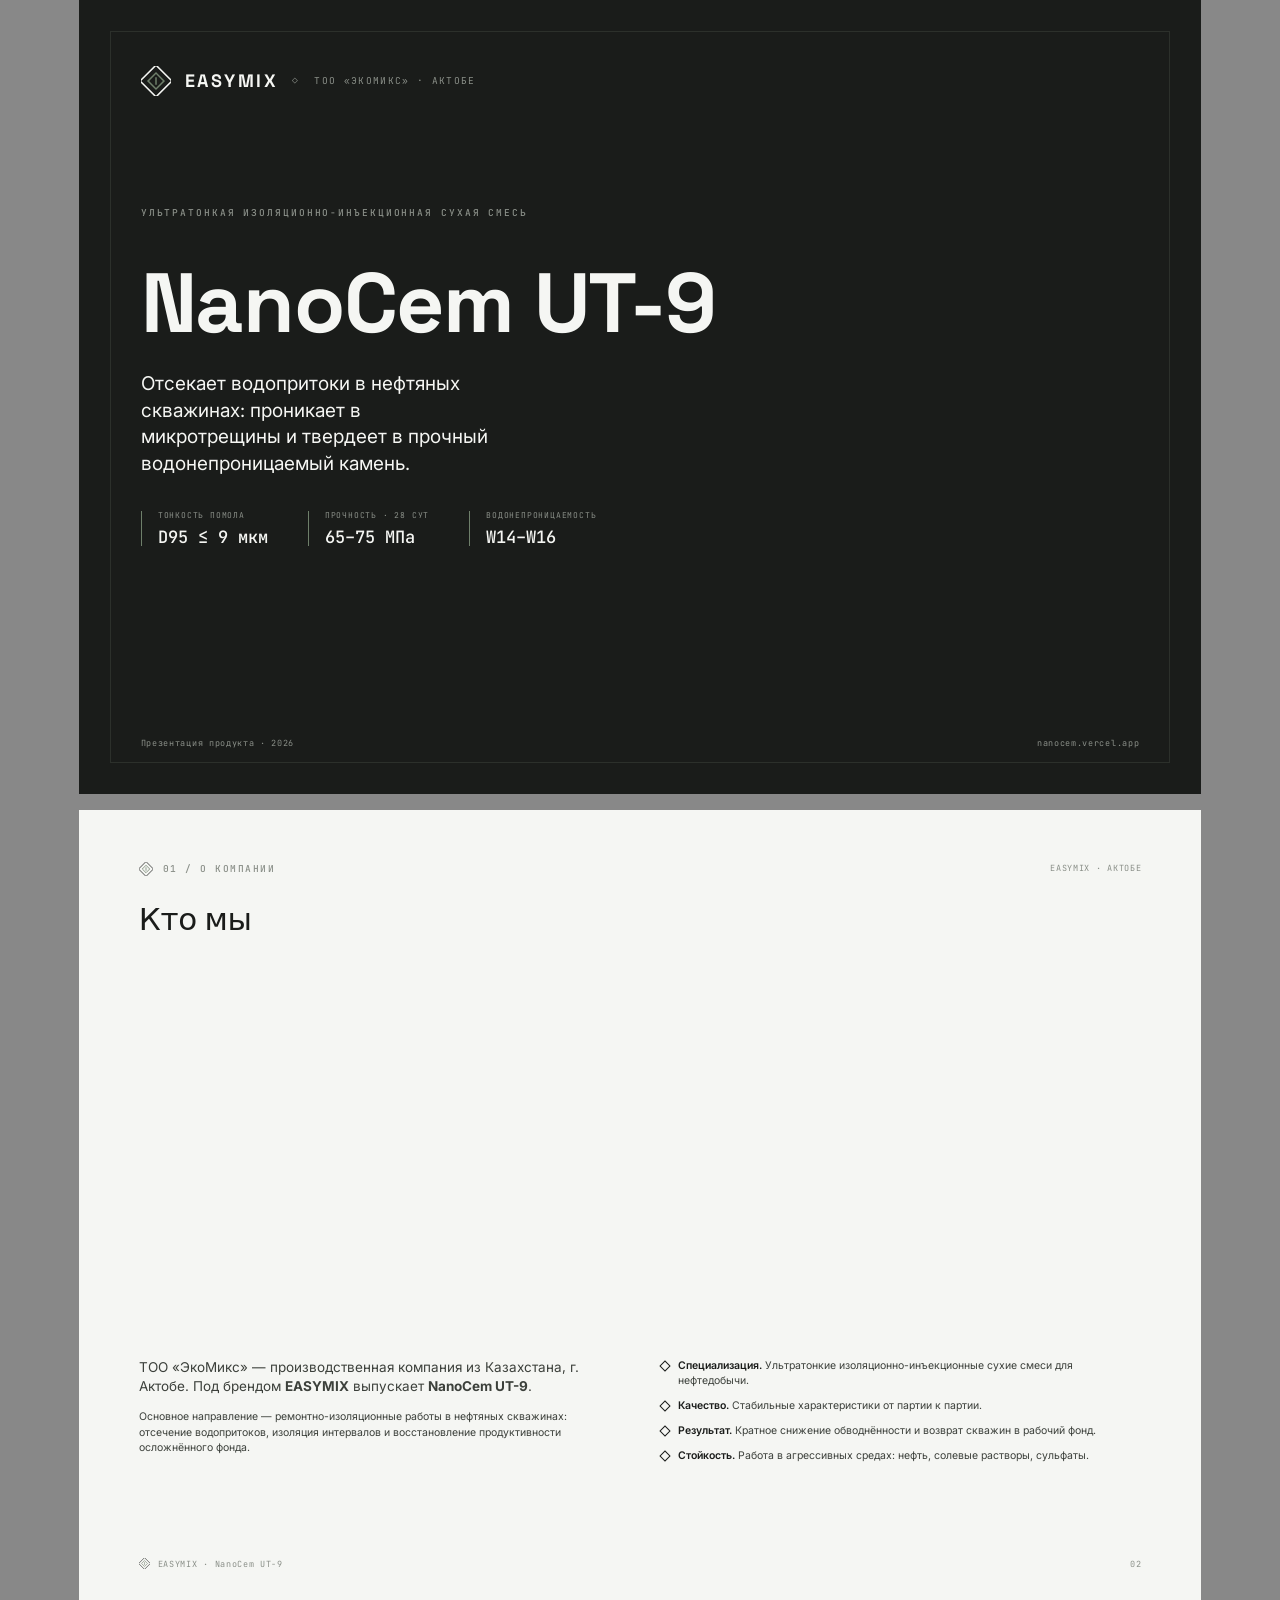
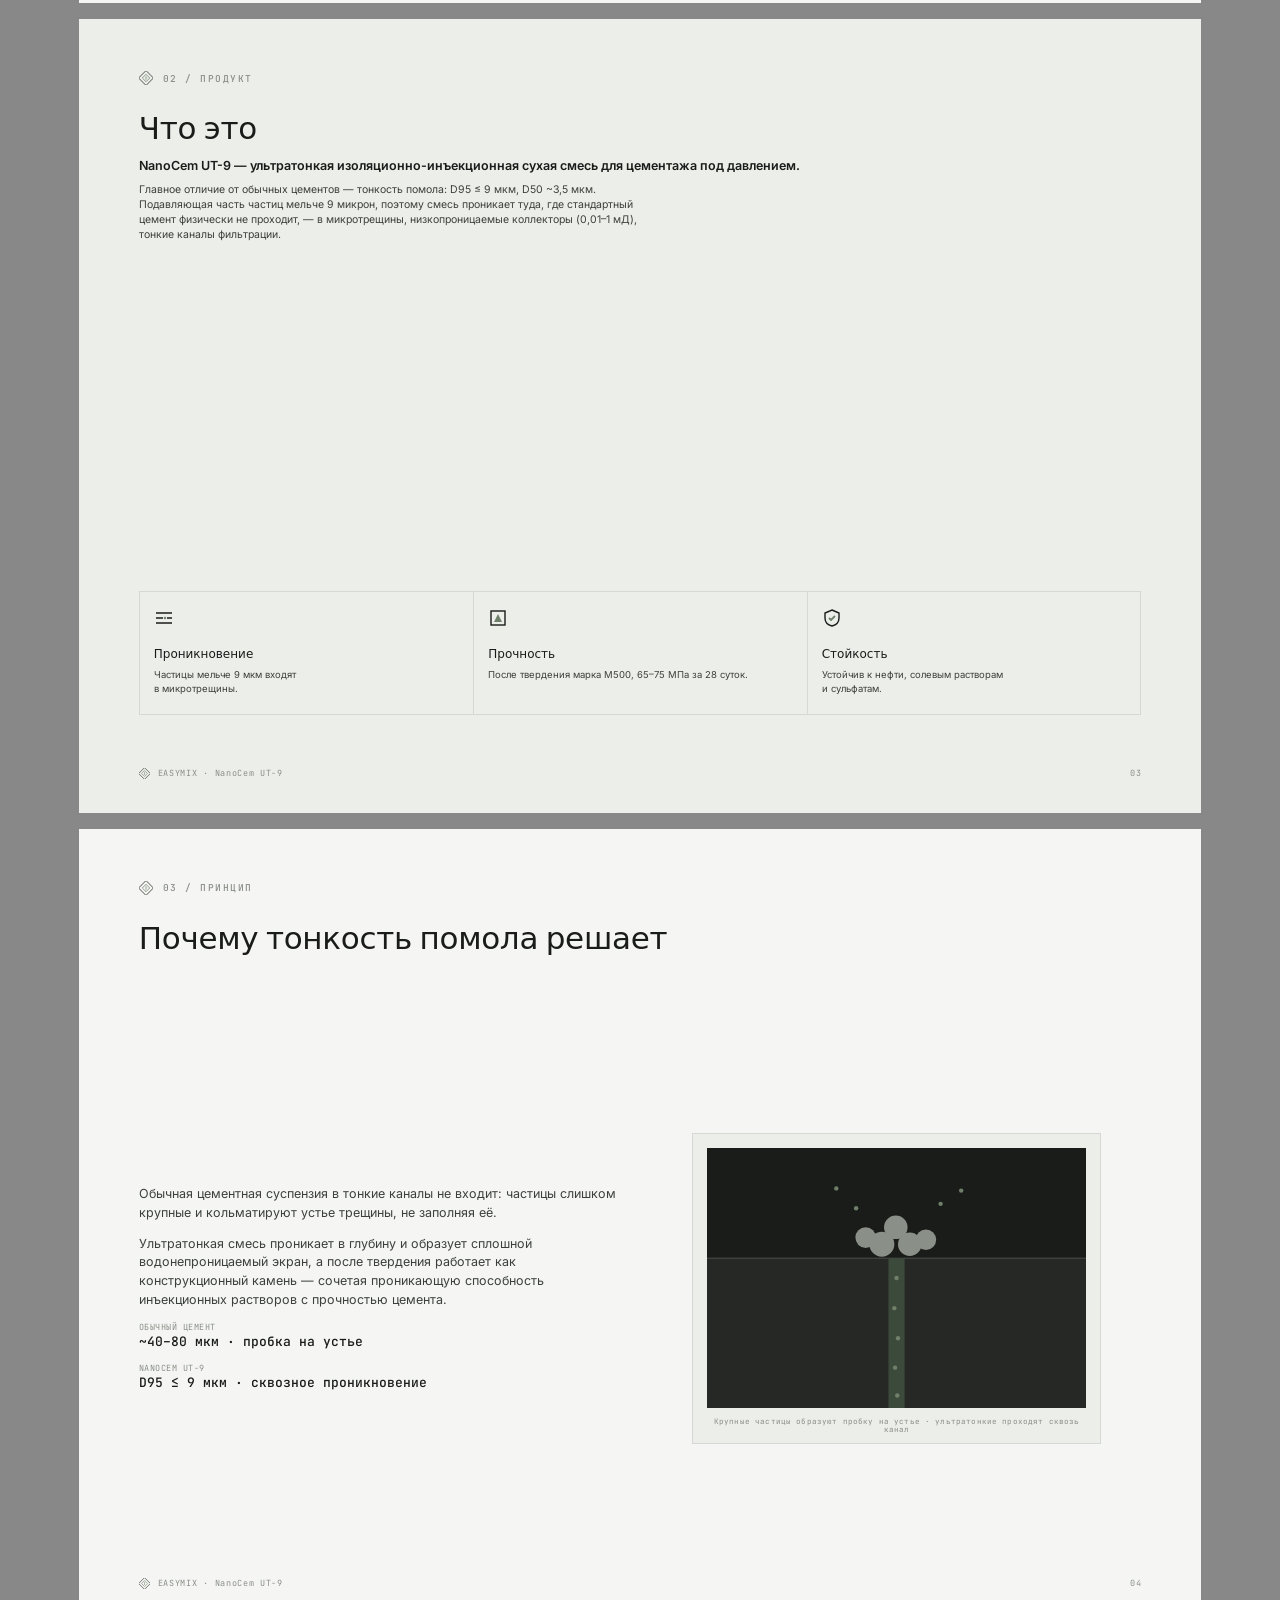
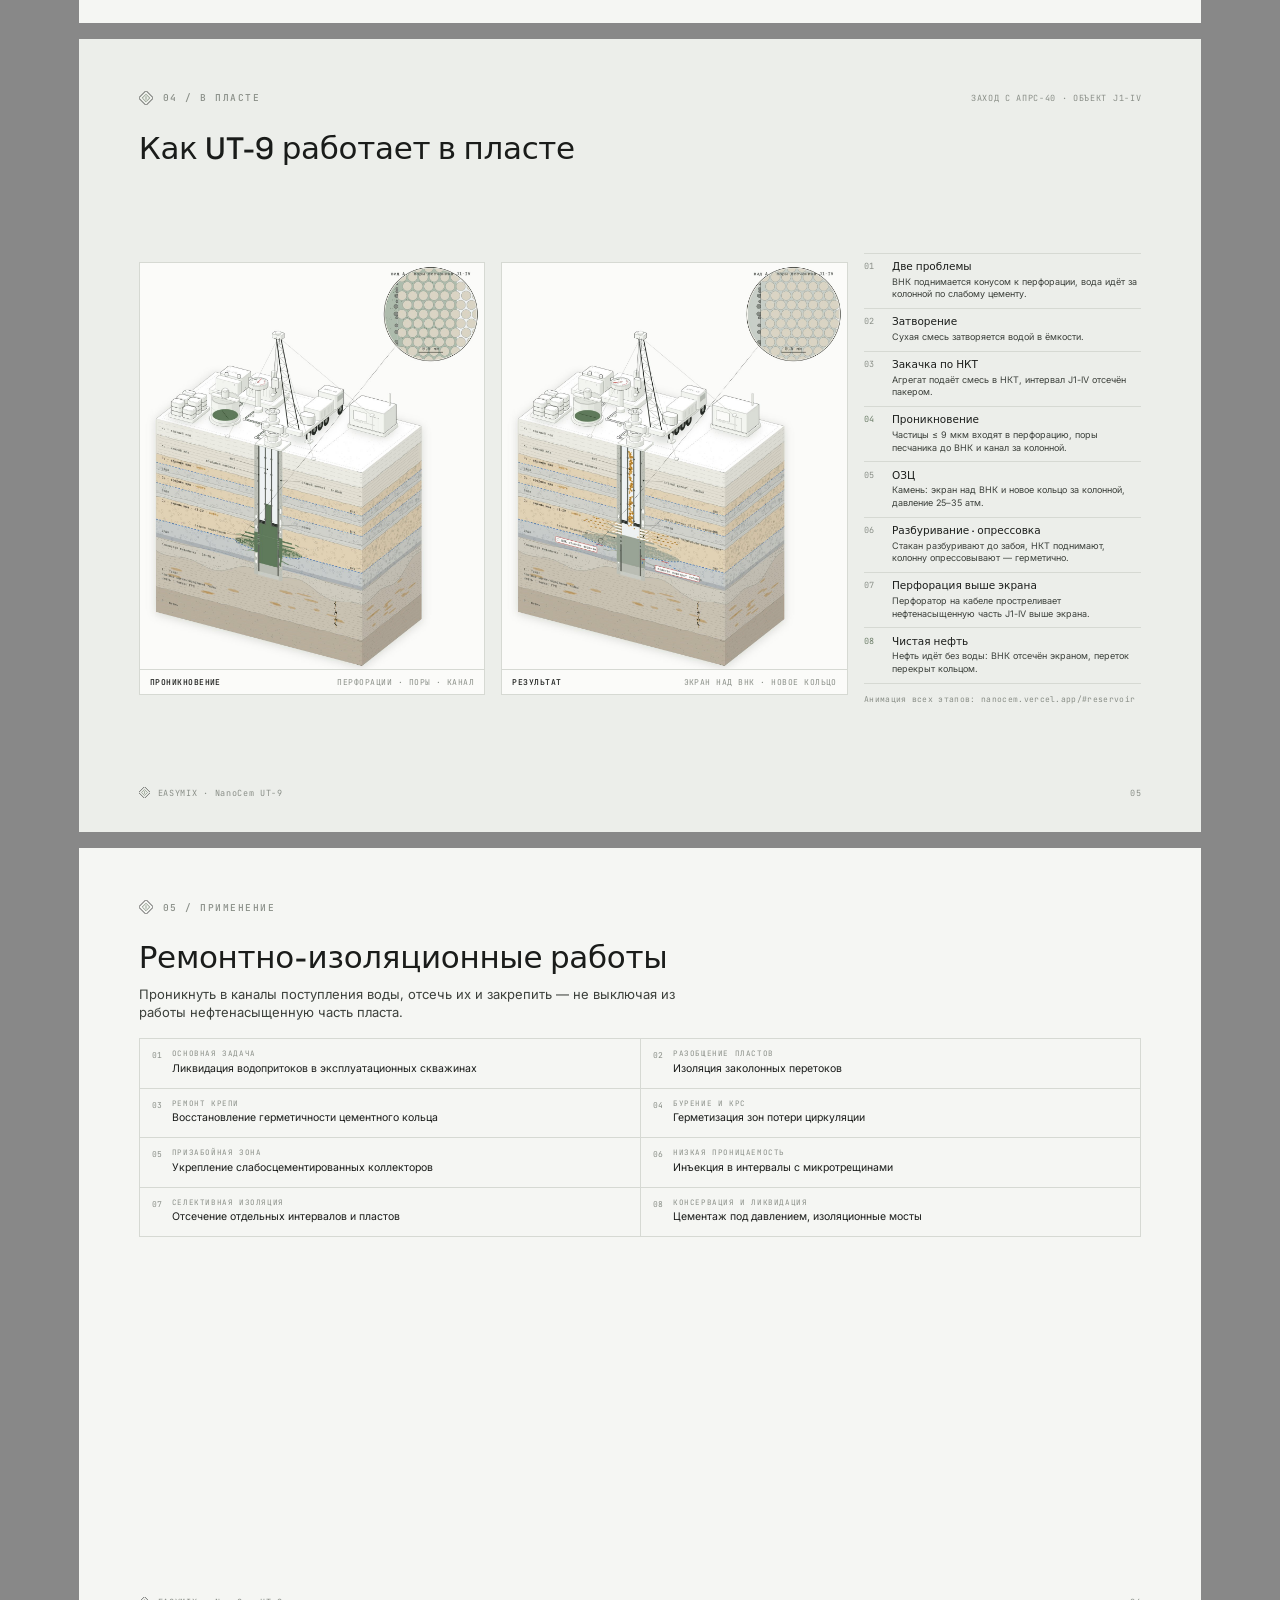
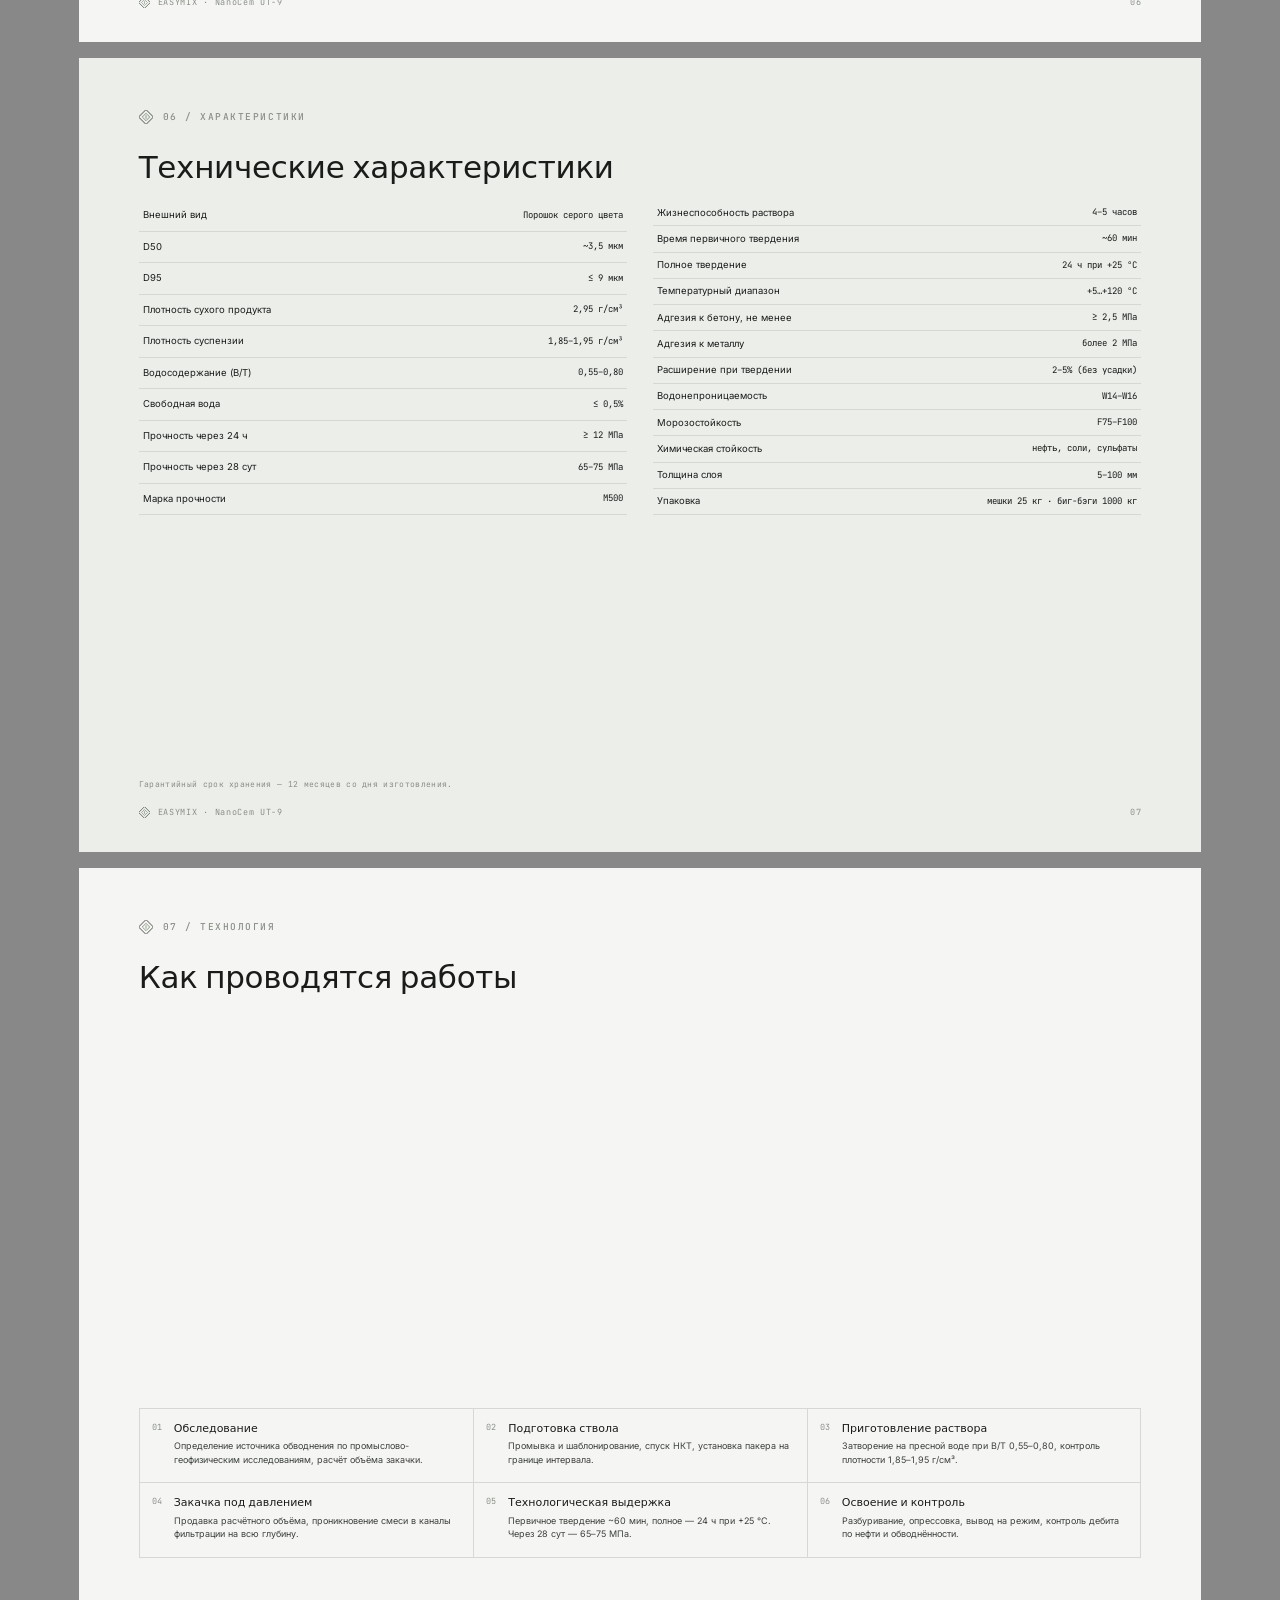
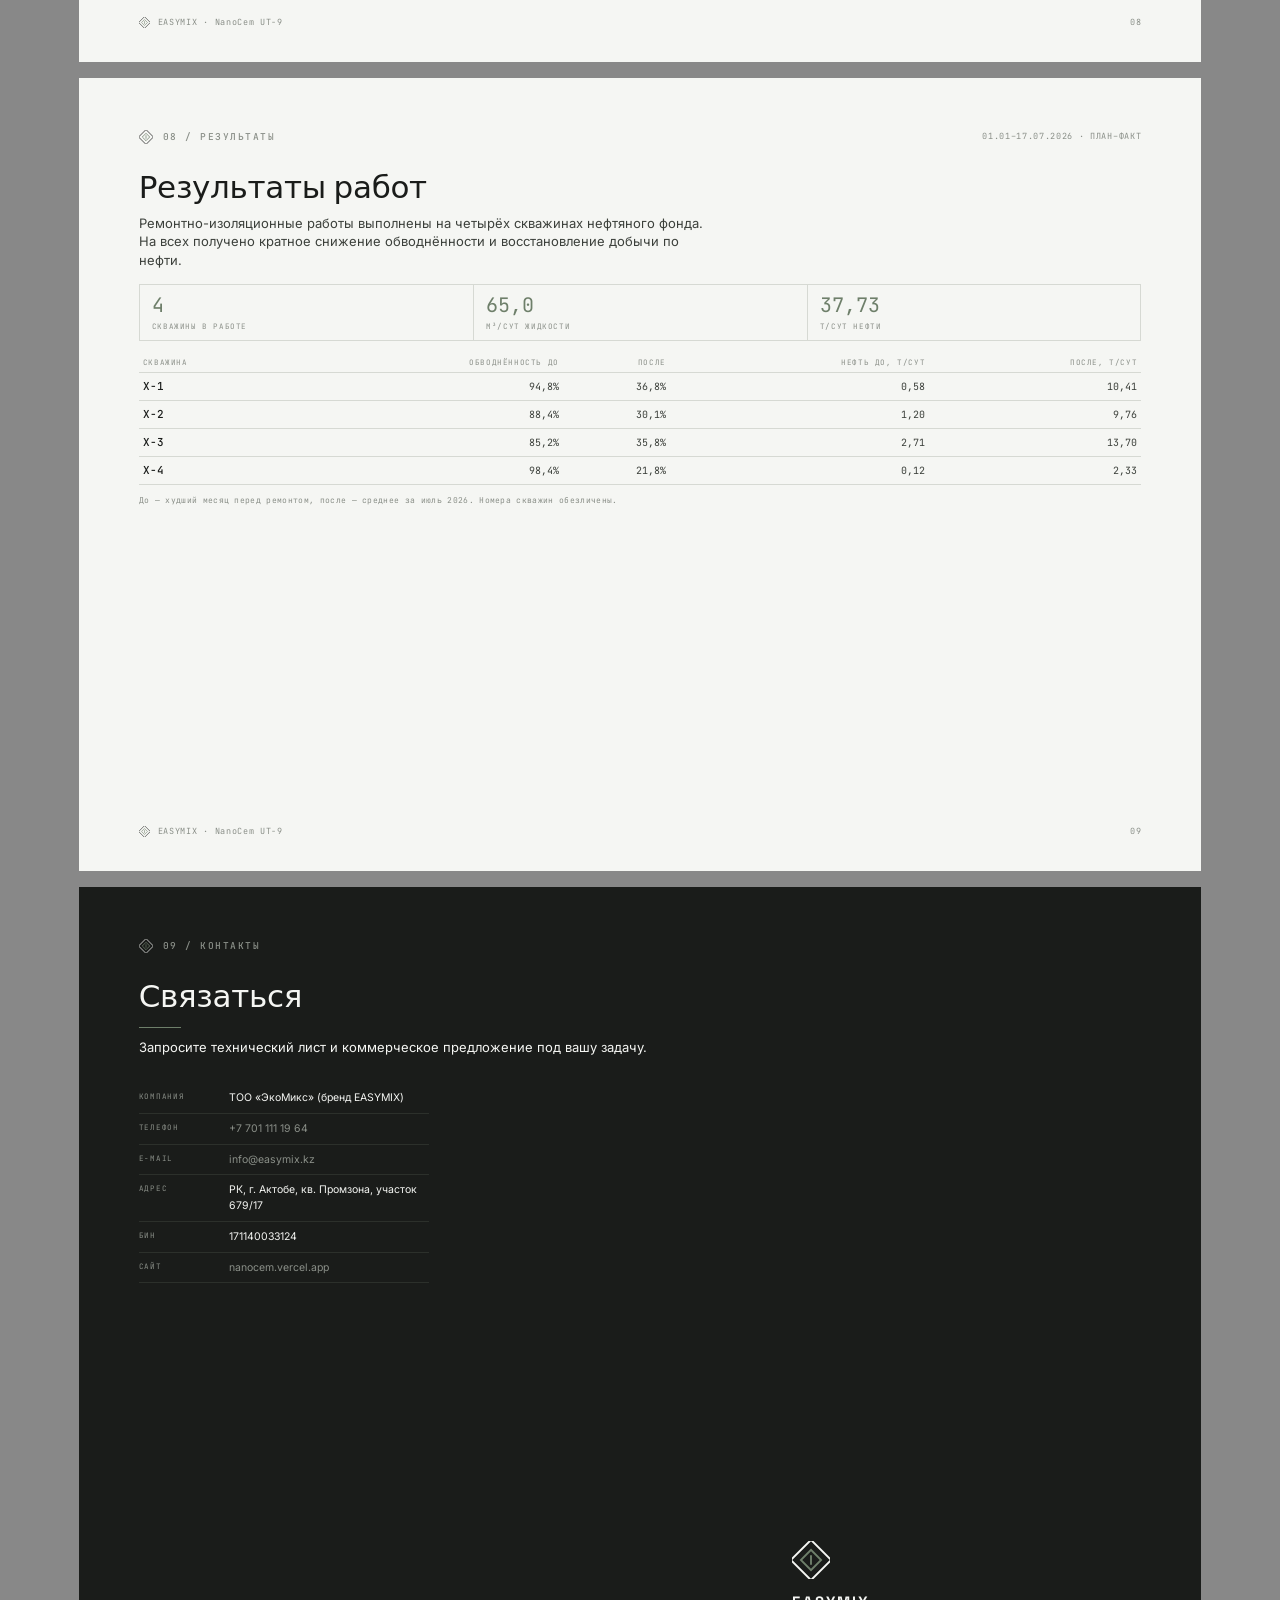
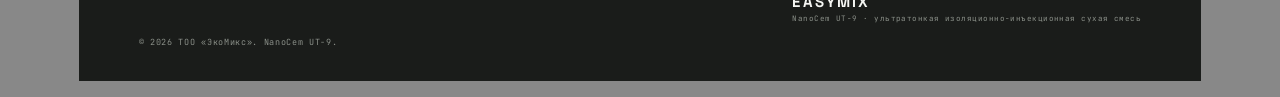
<file: presentation/deck.html>
<!doctype html>
<html lang="ru">
<head>
<meta charset="utf-8">
<title>NanoCem UT-9 — презентация</title>
<!-- Исходник NanoCem-UT9-presentation.pdf. Сборка: presentation/build-pdf.js -->
<link rel="preconnect" href="https://fonts.googleapis.com">
<link rel="preconnect" href="https://fonts.gstatic.com" crossorigin>
<link href="https://fonts.googleapis.com/css2?family=Inter:wght@400;500;600&family=JetBrains+Mono:wght@400;500&family=Space+Grotesk:wght@500;700&display=swap" rel="stylesheet">
<style>
@page { size: 297mm 210mm; margin: 0; }
:root {
  --ink: #1A1C1A; --paper: #F5F6F3; --paper-2: #ECEEEA; --line: #D6D9D3;
  --accent: #6E7F6A; --muted: #8A8F88; --text: #3c403b;
  --f-display: 'Space Grotesk', system-ui, sans-serif;
  --f-body: 'Inter', system-ui, sans-serif;
  --f-mono: 'JetBrains Mono', ui-monospace, monospace;
}
* { box-sizing: border-box; }
html, body { margin: 0; padding: 0; }
body { background: #888; font: 400 13px/1.5 var(--f-body); color: var(--ink); -webkit-print-color-adjust: exact; print-color-adjust: exact; }
@media screen { .slide { margin: 0 auto 16px; } }

.slide {
  width: 297mm; height: 210mm; position: relative; overflow: hidden;
  background: var(--paper); padding: 52px 60px 0;
  display: flex; flex-direction: column;
  page-break-after: always; break-after: page;
}
.slide:last-child { page-break-after: auto; break-after: auto; }
.slide--alt { background: var(--paper-2); }
.slide--dark { background: var(--ink); color: var(--paper); }

.mark { width: 14px; height: 14px; flex: none; color: var(--ink); }
.slide--dark .mark { color: var(--paper); }

.eyebrow { display: flex; align-items: center; gap: 10px; font: 500 9.5px/1 var(--f-mono); letter-spacing: .16em; text-transform: uppercase; color: var(--muted); margin: 0; }
.top { display: flex; justify-content: space-between; align-items: center; }
.top .aside { font: 400 8.5px/1 var(--f-mono); letter-spacing: .08em; text-transform: uppercase; color: var(--muted); }
h2 { font: 500 31px/1.1 var(--f-display); letter-spacing: -.01em; margin: 26px 0 0; }
.sub { font: 400 13px/1.45 var(--f-body); color: var(--text); margin: 10px 0 0; max-width: 72ch; }

.foot { position: absolute; left: 60px; right: 60px; bottom: 34px; display: flex; justify-content: space-between; align-items: center; font: 400 8.5px/1 var(--f-mono); letter-spacing: .08em; color: var(--muted); }
.foot span { display: inline-flex; align-items: center; gap: 8px; }
.foot .mark { width: 11px; height: 11px; }

/* обложка */
.cover { padding: 0; }
.cover__frame { position: absolute; inset: 31px; border: 1px solid #2c302b; padding: 34px 30px 0; display: flex; flex-direction: column; }
.cover__brand { display: flex; align-items: center; gap: 14px; }
.cover__brand .mark { width: 30px; height: 30px; }
.cover__brand b { font: 700 18px/1 var(--f-display); letter-spacing: .14em; }
.cover__brand i { font: 400 9.5px/1 var(--f-mono); font-style: normal; letter-spacing: .14em; color: var(--muted); }
.cover__kicker { margin-top: 112px; font: 500 9.5px/1 var(--f-mono); letter-spacing: .2em; text-transform: uppercase; color: var(--muted); }
.cover h1 { font: 700 84px/1 var(--f-display); letter-spacing: -.015em; margin: 34px 0 0; }
.cover__lede { font: 400 19px/1.4 var(--f-body); margin: 26px 0 0; max-width: 360px; }
.cover__stats { display: flex; gap: 40px; margin-top: 34px; }
.cover__stats div { border-left: 1px solid var(--accent); padding-left: 16px; }
.cover__stats small { display: block; font: 400 8px/1 var(--f-mono); letter-spacing: .1em; text-transform: uppercase; color: var(--muted); }
.cover__stats b { display: block; margin-top: 10px; font: 500 17px/1 var(--f-mono); }
.cover .foot { left: 30px; right: 30px; bottom: 14px; }

/* кто мы */
.about { display: grid; grid-template-columns: 1fr 1fr; gap: 40px; margin-top: auto; margin-bottom: 140px; }
.about__main p:first-child { font: 400 13.5px/1.45 var(--f-body); margin: 0 0 12px; }
.about__main p { font-size: 10.5px; color: var(--text); margin: 0; }
.bullets { list-style: none; padding: 0; margin: 0; display: grid; gap: 9px; font-size: 10.5px; color: var(--text); }
.bullets li { position: relative; padding-left: 18px; }
.bullets li::before { content: ""; position: absolute; left: 1px; top: 4px; width: 6px; height: 6px; border: 1px solid var(--ink); transform: rotate(45deg); }
.bullets b { color: var(--ink); font-weight: 600; }

/* продукт */
.lede-strong { font: 600 12.5px/1.45 var(--f-body); margin: 12px 0 0; }
.lede-strong + .sub { font-size: 10.5px; margin-top: 6px; }
.cards { display: grid; grid-template-columns: repeat(3, 1fr); border: 1px solid var(--line); margin-top: auto; margin-bottom: 98px; }
.cards article { padding: 16px 14px 18px; border-left: 1px solid var(--line); }
.cards article:first-child { border-left: 0; }
.cards svg { width: 20px; height: 20px; fill: none; stroke: var(--ink); stroke-width: 1.4; }
.cards h3 { font: 500 12px/1.2 var(--f-display); margin: 14px 0 6px; }
.cards p { font-size: 9.5px; color: var(--text); margin: 0; }

/* принцип */
.principle { display: grid; grid-template-columns: 1fr 1.02fr; gap: 34px; align-items: center; margin-top: auto; margin-bottom: auto; }
.principle p { font-size: 12.5px; color: var(--text); margin: 0 0 12px; }
.scale small { display: block; font: 400 8.5px/1.2 var(--f-mono); letter-spacing: .06em; text-transform: uppercase; color: var(--muted); margin-top: 12px; }
.scale b { font: 500 13px/1.3 var(--f-mono); }
.demo { border: 1px solid var(--line); background: var(--paper-2); padding: 14px 14px 10px; }
.demo svg { display: block; width: 100%; }
.demo figcaption { font: 400 7.5px/1 var(--f-mono); letter-spacing: .02em; color: var(--muted); text-align: center; margin-top: 10px; }

/* в пласте */
.plast { display: grid; grid-template-columns: 1fr 1fr 0.8fr; gap: 16px; margin: auto 0; padding-bottom: 40px; align-items: center; }
.plast figure { margin: 0; border: 1px solid var(--line); background: #fbfbf9; }
.plast figure img { display: block; width: 100%; }
.plast figcaption { display: flex; justify-content: space-between; gap: 8px; border-top: 1px solid var(--line); padding: 7px 10px; font: 400 8px/1.3 var(--f-mono); letter-spacing: .06em; text-transform: uppercase; color: var(--muted); }
.plast figcaption b { color: var(--ink); font-weight: 500; }
.phases { list-style: none; padding: 0; margin: 0; border-top: 1px solid var(--line); }
.phases li { display: grid; grid-template-columns: 22px 1fr; gap: 6px; padding: 6.5px 0 7px; border-bottom: 1px solid var(--line); }
.phases li > span { font: 400 8.5px/1.5 var(--f-mono); color: var(--muted); }
.phases b { display: block; font: 500 10.5px/1.3 var(--f-display); }
.phases p { margin: 2px 0 0; font-size: 9px; line-height: 1.4; color: var(--text); }
.phases li.key > span { color: var(--accent); }
.plast__note { font: 400 8px/1.4 var(--f-mono); letter-spacing: .04em; color: var(--muted); margin: 10px 0 0; }

/* применение */
.grid2 { display: grid; grid-template-columns: 1fr 1fr; border: 1px solid var(--line); margin-top: 16px; }
.grid2 > div { display: grid; grid-template-columns: 20px 1fr; padding: 10px 12px 11px; border-top: 1px solid var(--line); }
.grid2 > div:nth-child(-n+2) { border-top: 0; }
.grid2 > div:nth-child(even) { border-left: 1px solid var(--line); }
.grid2 span { font: 400 8px/1.5 var(--f-mono); color: var(--muted); }
.grid2 small { display: block; font: 400 7.5px/1.3 var(--f-mono); letter-spacing: .08em; text-transform: uppercase; color: var(--muted); }
.grid2 p { margin: 2px 0 0; font-size: 10.5px; }

/* характеристики */
.specs { display: grid; grid-template-columns: 1fr 1fr; gap: 0 26px; margin-top: 16px; }
.specs table { width: 100%; border-collapse: collapse; font-size: 9.5px; }
.specs td { padding: 5.5px 4px; border-bottom: 1px solid var(--line); }
.specs td:last-child { text-align: right; font: 400 9px/1.3 var(--f-mono); }
.small-note { font: 400 8px/1 var(--f-mono); letter-spacing: .04em; color: var(--muted); position: absolute; left: 60px; bottom: 64px; margin: 0; }

/* технология */
.steps { display: grid; grid-template-columns: repeat(3, 1fr); border: 1px solid var(--line); margin-top: auto; margin-bottom: 104px; }
.steps > div { display: grid; grid-template-columns: 22px 1fr; padding: 12px 12px 16px; border-left: 1px solid var(--line); }
.steps > div:nth-child(3n+1) { border-left: 0; }
.steps > div:nth-child(n+4) { border-top: 1px solid var(--line); }
.steps span { font: 400 8.5px/1.6 var(--f-mono); color: var(--muted); }
.steps b { display: block; font: 500 11px/1.3 var(--f-display); }
.steps p { margin: 4px 0 0; font-size: 9px; color: var(--text); }

/* результаты */
.kpis { display: grid; grid-template-columns: repeat(3, 1fr); border: 1px solid var(--line); margin-top: 14px; }
.kpis > div { padding: 10px 12px 9px; border-left: 1px solid var(--line); }
.kpis > div:first-child { border-left: 0; }
.kpis b { display: block; font: 400 20px/1 var(--f-mono); color: var(--accent); }
.kpis small { display: block; margin-top: 8px; font: 400 7.5px/1 var(--f-mono); letter-spacing: .08em; text-transform: uppercase; color: var(--muted); }
.res { width: 100%; border-collapse: collapse; margin-top: 12px; }
.res th { font: 400 7.5px/1 var(--f-mono); letter-spacing: .08em; text-transform: uppercase; color: var(--muted); text-align: right; padding: 6px 4px; border-bottom: 1px solid var(--line); }
.res td { font: 400 10px/1 var(--f-mono); color: var(--text); text-align: right; padding: 8px 4px; border-bottom: 1px solid var(--line); }
.res th:first-child, .res td:first-child { text-align: left; }
.res td:first-child { font-weight: 500; font-size: 11px; color: var(--ink); }

/* контакты */
.rule { width: 42px; height: 1px; background: var(--accent); margin-top: 14px; }
.contacts { margin-top: 26px; width: 290px; }
.contacts div { display: grid; grid-template-columns: 90px 1fr; padding: 7px 0; border-bottom: 1px solid #2c302b; }
.contacts dt { font: 400 7.5px/1.6 var(--f-mono); letter-spacing: .1em; text-transform: uppercase; color: var(--muted); }
.contacts dd { margin: 0; font-size: 10.5px; }
.contacts dd.mut { color: var(--muted); }
.sign { position: absolute; right: 60px; bottom: 58px; text-align: left; }
.sign .mark { width: 38px; height: 38px; }
.sign b { display: block; margin-top: 10px; font: 700 15px/1 var(--f-display); letter-spacing: .14em; }
.sign small { display: block; margin-top: 6px; font: 400 7.5px/1 var(--f-mono); letter-spacing: .06em; color: var(--muted); }
</style>
</head>
<body>
<svg width="0" height="0" style="position:absolute" aria-hidden="true">
  <symbol id="diamond" viewBox="0 0 40 40">
    <g transform="translate(20 20)">
      <rect x="-15" y="-15" width="30" height="30" transform="rotate(45)" fill="none" stroke="currentColor" stroke-width="2"/>
      <rect x="-7.5" y="-7.5" width="15" height="15" transform="rotate(45)" fill="none" stroke="#6E7F6A" stroke-width="2"/>
      <line x1="0" y1="-5" x2="0" y2="5" stroke="#6E7F6A" stroke-width="2"/>
    </g>
  </symbol>
</svg>

<!-- Обложка -->
<section class="slide slide--dark cover">
  <div class="cover__frame">
    <div class="cover__brand"><svg class="mark"><use href="#diamond"/></svg><b>EASYMIX</b><i>◇&nbsp; ТОО «ЭКОМИКС» · АКТОБЕ</i></div>
    <p class="cover__kicker">Ультратонкая изоляционно-инъекционная сухая смесь</p>
    <h1>NanoCem UT-9</h1>
    <p class="cover__lede">Отсекает водопритоки в нефтяных скважинах: проникает в микротрещины и твердеет в прочный водонепроницаемый камень.</p>
    <div class="cover__stats">
      <div><small>Тонкость помола</small><b>D95 ≤ 9 мкм</b></div>
      <div><small>Прочность · 28 сут</small><b>65–75 МПа</b></div>
      <div><small>Водонепроницаемость</small><b>W14–W16</b></div>
    </div>
    <div class="foot"><span>Презентация продукта · 2026</span><span>nanocem.vercel.app</span></div>
  </div>
</section>

<!-- 01 О компании -->
<section class="slide">
  <div class="top"><p class="eyebrow"><svg class="mark"><use href="#diamond"/></svg>01 / О компании</p><span class="aside">EASYMIX · Актобе</span></div>
  <h2>Кто мы</h2>
  <div class="about">
    <div class="about__main">
      <p>ТОО «ЭкоМикс» — производственная компания из Казахстана, г. Актобе. Под брендом <b>EASYMIX</b> выпускает <b>NanoCem UT-9</b>.</p>
      <p>Основное направление — ремонтно-изоляционные работы в нефтяных скважинах: отсечение водопритоков, изоляция интервалов и восстановление продуктивности осложнённого фонда.</p>
    </div>
    <ul class="bullets">
      <li><b>Специализация.</b> Ультратонкие изоляционно-инъекционные сухие смеси для нефтедобычи.</li>
      <li><b>Качество.</b> Стабильные характеристики от партии к партии.</li>
      <li><b>Результат.</b> Кратное снижение обводнённости и возврат скважин в рабочий фонд.</li>
      <li><b>Стойкость.</b> Работа в агрессивных средах: нефть, солевые растворы, сульфаты.</li>
    </ul>
  </div>
  <div class="foot"><span><svg class="mark"><use href="#diamond"/></svg>EASYMIX · NanoCem UT-9</span><span>02</span></div>
</section>

<!-- 02 Продукт -->
<section class="slide slide--alt">
  <p class="eyebrow"><svg class="mark"><use href="#diamond"/></svg>02 / Продукт</p>
  <h2>Что это</h2>
  <p class="lede-strong">NanoCem UT-9 — ультратонкая изоляционно-инъекционная сухая смесь для цементажа под давлением.</p>
  <p class="sub">Главное отличие от обычных цементов — тонкость помола: D95 ≤ 9 мкм, D50 ~3,5 мкм. Подавляющая часть частиц мельче 9 микрон, поэтому смесь проникает туда, где стандартный цемент физически не проходит, — в микротрещины, низкопроницаемые коллекторы (0,01–1 мД), тонкие каналы фильтрации.</p>
  <div class="cards">
    <article>
      <svg viewBox="0 0 20 20"><path d="M2 5h16M2 10h7M13 10h5M2 15h16"/><circle cx="11" cy="10" r="1.2" fill="#6E7F6A" stroke="none"/></svg>
      <h3>Проникновение</h3><p>Частицы мельче 9 мкм входят<br>в микротрещины.</p>
    </article>
    <article>
      <svg viewBox="0 0 20 20"><rect x="3" y="3" width="14" height="14"/><path d="M6 14 10 6l4 8Z" fill="#6E7F6A" stroke="none"/></svg>
      <h3>Прочность</h3><p>После твердения марка М500, 65–75 МПа за 28 суток.</p>
    </article>
    <article>
      <svg viewBox="0 0 20 20"><path d="M10 2 17 5v5c0 4-3 7-7 8-4-1-7-4-7-8V5Z"/><path d="m7 10 2 2 4-4" stroke="#6E7F6A" stroke-width="1.8"/></svg>
      <h3>Стойкость</h3><p>Устойчив к нефти, солевым растворам<br>и сульфатам.</p>
    </article>
  </div>
  <div class="foot"><span><svg class="mark"><use href="#diamond"/></svg>EASYMIX · NanoCem UT-9</span><span>03</span></div>
</section>

<!-- 03 Принцип -->
<section class="slide">
  <p class="eyebrow"><svg class="mark"><use href="#diamond"/></svg>03 / Принцип</p>
  <h2>Почему тонкость помола решает</h2>
  <div class="principle">
    <div>
      <p>Обычная цементная суспензия в тонкие каналы не входит: частицы слишком крупные и кольматируют устье трещины, не заполняя её.</p>
      <p>Ультратонкая смесь проникает в глубину и образует сплошной водонепроницаемый экран, а после твердения работает как конструкционный камень — сочетая проникающую способность инъекционных растворов с прочностью цемента.</p>
      <div class="scale">
        <small>Обычный цемент</small><b>~40–80 мкм · пробка на устье</b>
        <small>NanoCem UT-9</small><b>D95 ≤ 9 мкм · сквозное проникновение</b>
      </div>
    </div>
    <figure class="demo">
      <svg viewBox="0 0 516 354">
        <rect width="516" height="354" fill="#1A1C1A"/>
        <rect y="150" width="516" height="204" fill="#262826"/>
        <line x1="0" y1="150" x2="516" y2="150" stroke="#5a5f59"/>
        <rect x="247" y="150" width="22" height="204" fill="#3c4a3b"/>
        <g fill="#8A8F88"><circle cx="216" cy="122" r="14"/><circle cx="257" cy="108" r="16"/><circle cx="298" cy="125" r="14"/><circle cx="238" cy="131" r="17"/><circle cx="276" cy="131" r="16"/></g>
        <g fill="#6E7F6A"><circle cx="176" cy="55" r="3"/><circle cx="203" cy="82" r="3"/><circle cx="318" cy="76" r="3"/><circle cx="346" cy="58" r="3"/>
          <circle cx="258" cy="177" r="3"/><circle cx="255" cy="218" r="3"/><circle cx="260" cy="259" r="3"/><circle cx="256" cy="299" r="3"/><circle cx="259" cy="337" r="3"/></g>
      </svg>
      <figcaption>Крупные частицы образуют пробку на устье · ультратонкие проходят сквозь канал</figcaption>
    </figure>
  </div>
  <div class="foot"><span><svg class="mark"><use href="#diamond"/></svg>EASYMIX · NanoCem UT-9</span><span>04</span></div>
</section>

<!-- 04 В пласте -->
<section class="slide slide--alt">
  <div class="top"><p class="eyebrow"><svg class="mark"><use href="#diamond"/></svg>04 / В пласте</p><span class="aside">Заход с АПРС-40 · объект J1-IV</span></div>
  <h2>Как UT-9 работает в пласте</h2>
  <div class="plast">
    <figure>
      <img src="img/plast-squeeze.jpg" alt="Смесь UT-9 под пакером входит в перфорации, поры песчаника до ВНК и заколонный канал">
      <figcaption><b>Проникновение</b><span>перфорации · поры · канал</span></figcaption>
    </figure>
    <figure>
      <img src="img/plast-result.jpg" alt="После ОЗЦ и перфорации выше экрана идёт чистая нефть: ВНК отсечён экраном, переток перекрыт кольцом">
      <figcaption><b>Результат</b><span>экран над ВНК · новое кольцо</span></figcaption>
    </figure>
    <div>
      <ol class="phases">
        <li><span>01</span><div><b>Две проблемы</b><p>ВНК поднимается конусом к перфорации, вода идёт за колонной по слабому цементу.</p></div></li>
        <li><span>02</span><div><b>Затворение</b><p>Сухая смесь затворяется водой в ёмкости.</p></div></li>
        <li><span>03</span><div><b>Закачка по НКТ</b><p>Агрегат подаёт смесь в НКТ, интервал J1-IV отсечён пакером.</p></div></li>
        <li class="key"><span>04</span><div><b>Проникновение</b><p>Частицы ≤ 9 мкм входят в перфорацию, поры песчаника до ВНК и канал за колонной.</p></div></li>
        <li><span>05</span><div><b>ОЗЦ</b><p>Камень: экран над ВНК и новое кольцо за колонной, давление 25–35 атм.</p></div></li>
        <li><span>06</span><div><b>Разбуривание · опрессовка</b><p>Стакан разбуривают до забоя, НКТ поднимают, колонну опрессовывают — герметично.</p></div></li>
        <li><span>07</span><div><b>Перфорация выше экрана</b><p>Перфоратор на кабеле простреливает нефтенасыщенную часть J1-IV выше экрана.</p></div></li>
        <li class="key"><span>08</span><div><b>Чистая нефть</b><p>Нефть идёт без воды: ВНК отсечён экраном, переток перекрыт кольцом.</p></div></li>
      </ol>
      <p class="plast__note">Анимация всех этапов: nanocem.vercel.app/#reservoir</p>
    </div>
  </div>
  <div class="foot"><span><svg class="mark"><use href="#diamond"/></svg>EASYMIX · NanoCem UT-9</span><span>05</span></div>
</section>

<!-- 05 Применение -->
<section class="slide">
  <p class="eyebrow"><svg class="mark"><use href="#diamond"/></svg>05 / Применение</p>
  <h2>Ремонтно-изоляционные работы</h2>
  <p class="sub">Проникнуть в каналы поступления воды, отсечь их и закрепить — не выключая из работы нефтенасыщенную часть пласта.</p>
  <div class="grid2">
    <div><span>01</span><div><small>Основная задача</small><p>Ликвидация водопритоков в эксплуатационных скважинах</p></div></div>
    <div><span>02</span><div><small>Разобщение пластов</small><p>Изоляция заколонных перетоков</p></div></div>
    <div><span>03</span><div><small>Ремонт крепи</small><p>Восстановление герметичности цементного кольца</p></div></div>
    <div><span>04</span><div><small>Бурение и КРС</small><p>Герметизация зон потери циркуляции</p></div></div>
    <div><span>05</span><div><small>Призабойная зона</small><p>Укрепление слабосцементированных коллекторов</p></div></div>
    <div><span>06</span><div><small>Низкая проницаемость</small><p>Инъекция в интервалы с микротрещинами</p></div></div>
    <div><span>07</span><div><small>Селективная изоляция</small><p>Отсечение отдельных интервалов и пластов</p></div></div>
    <div><span>08</span><div><small>Консервация и ликвидация</small><p>Цементаж под давлением, изоляционные мосты</p></div></div>
  </div>
  <div class="foot"><span><svg class="mark"><use href="#diamond"/></svg>EASYMIX · NanoCem UT-9</span><span>06</span></div>
</section>

<!-- 06 Характеристики -->
<section class="slide slide--alt">
  <div class="top"><p class="eyebrow"><svg class="mark"><use href="#diamond"/></svg>06 / Характеристики</p></div>
  <h2>Технические характеристики</h2>
  <div class="specs">
    <table>
      <tr><td>Внешний вид</td><td>Порошок серого цвета</td></tr>
      <tr><td>D50</td><td>~3,5 мкм</td></tr>
      <tr><td>D95</td><td>≤ 9 мкм</td></tr>
      <tr><td>Плотность сухого продукта</td><td>2,95 г/см³</td></tr>
      <tr><td>Плотность суспензии</td><td>1,85–1,95 г/см³</td></tr>
      <tr><td>Водосодержание (В/Т)</td><td>0,55–0,80</td></tr>
      <tr><td>Свободная вода</td><td>≤ 0,5%</td></tr>
      <tr><td>Прочность через 24 ч</td><td>≥ 12 МПа</td></tr>
      <tr><td>Прочность через 28 сут</td><td>65–75 МПа</td></tr>
      <tr><td>Марка прочности</td><td>М500</td></tr>
    </table>
    <table>
      <tr><td>Жизнеспособность раствора</td><td>4–5 часов</td></tr>
      <tr><td>Время первичного твердения</td><td>~60 мин</td></tr>
      <tr><td>Полное твердение</td><td>24 ч при +25 °C</td></tr>
      <tr><td>Температурный диапазон</td><td>+5…+120 °C</td></tr>
      <tr><td>Адгезия к бетону, не менее</td><td>≥ 2,5 МПа</td></tr>
      <tr><td>Адгезия к металлу</td><td>более 2 МПа</td></tr>
      <tr><td>Расширение при твердении</td><td>2–5% (без усадки)</td></tr>
      <tr><td>Водонепроницаемость</td><td>W14–W16</td></tr>
      <tr><td>Морозостойкость</td><td>F75–F100</td></tr>
      <tr><td>Химическая стойкость</td><td>нефть, соли, сульфаты</td></tr>
      <tr><td>Толщина слоя</td><td>5–100 мм</td></tr>
      <tr><td>Упаковка</td><td>мешки 25 кг · биг-бэги 1000 кг</td></tr>
    </table>
  </div>
  <p class="small-note">Гарантийный срок хранения — 12 месяцев со дня изготовления.</p>
  <div class="foot"><span><svg class="mark"><use href="#diamond"/></svg>EASYMIX · NanoCem UT-9</span><span>07</span></div>
</section>

<!-- 07 Технология -->
<section class="slide">
  <p class="eyebrow"><svg class="mark"><use href="#diamond"/></svg>07 / Технология</p>
  <h2>Как проводятся работы</h2>
  <div class="steps">
    <div><span>01</span><div><b>Обследование</b><p>Определение источника обводнения по промыслово-геофизическим исследованиям, расчёт объёма закачки.</p></div></div>
    <div><span>02</span><div><b>Подготовка ствола</b><p>Промывка и шаблонирование, спуск НКТ, установка пакера на границе интервала.</p></div></div>
    <div><span>03</span><div><b>Приготовление раствора</b><p>Затворение на пресной воде при В/Т 0,55–0,80, контроль плотности 1,85–1,95 г/см³.</p></div></div>
    <div><span>04</span><div><b>Закачка под давлением</b><p>Продавка расчётного объёма, проникновение смеси в каналы фильтрации на всю глубину.</p></div></div>
    <div><span>05</span><div><b>Технологическая выдержка</b><p>Первичное твердение ~60 мин, полное — 24 ч при +25 °C. Через 28 сут — 65–75 МПа.</p></div></div>
    <div><span>06</span><div><b>Освоение и контроль</b><p>Разбуривание, опрессовка, вывод на режим, контроль дебита по нефти и обводнённости.</p></div></div>
  </div>
  <div class="foot"><span><svg class="mark"><use href="#diamond"/></svg>EASYMIX · NanoCem UT-9</span><span>08</span></div>
</section>

<!-- 08 Результаты -->
<section class="slide">
  <div class="top"><p class="eyebrow"><svg class="mark"><use href="#diamond"/></svg>08 / Результаты</p><span class="aside">01.01–17.07.2026 · план–факт</span></div>
  <h2>Результаты работ</h2>
  <p class="sub">Ремонтно-изоляционные работы выполнены на четырёх скважинах нефтяного фонда. На всех получено кратное снижение обводнённости и восстановление добычи по нефти.</p>
  <div class="kpis">
    <div><b>4</b><small>Скважины в работе</small></div>
    <div><b>65,0</b><small>м³/сут жидкости</small></div>
    <div><b>37,73</b><small>т/сут нефти</small></div>
  </div>
  <table class="res">
    <tr><th>Скважина</th><th>Обводнённость до</th><th>После</th><th>Нефть до, т/сут</th><th>После, т/сут</th></tr>
    <tr><td>X-1</td><td>94,8%</td><td>36,8%</td><td>0,58</td><td>10,41</td></tr>
    <tr><td>X-2</td><td>88,4%</td><td>30,1%</td><td>1,20</td><td>9,76</td></tr>
    <tr><td>X-3</td><td>85,2%</td><td>35,8%</td><td>2,71</td><td>13,70</td></tr>
    <tr><td>X-4</td><td>98,4%</td><td>21,8%</td><td>0,12</td><td>2,33</td></tr>
  </table>
  <p class="plast__note">До — худший месяц перед ремонтом, после — среднее за июль 2026. Номера скважин обезличены.</p>
  <div class="foot"><span><svg class="mark"><use href="#diamond"/></svg>EASYMIX · NanoCem UT-9</span><span>09</span></div>
</section>

<!-- 09 Контакты -->
<section class="slide slide--dark">
  <p class="eyebrow"><svg class="mark"><use href="#diamond"/></svg>09 / Контакты</p>
  <h2>Связаться</h2>
  <div class="rule"></div>
  <p class="sub" style="color:var(--paper)">Запросите технический лист и коммерческое предложение под вашу задачу.</p>
  <dl class="contacts">
    <div><dt>Компания</dt><dd>ТОО «ЭкоМикс» (бренд EASYMIX)</dd></div>
    <div><dt>Телефон</dt><dd class="mut">+7 701 111 19 64</dd></div>
    <div><dt>E-mail</dt><dd class="mut">info@easymix.kz</dd></div>
    <div><dt>Адрес</dt><dd>РК, г. Актобе, кв. Промзона, участок 679/17</dd></div>
    <div><dt>БИН</dt><dd>171140033124</dd></div>
    <div><dt>Сайт</dt><dd class="mut">nanocem.vercel.app</dd></div>
  </dl>
  <div class="sign"><svg class="mark"><use href="#diamond"/></svg><b>EASYMIX</b><small>NanoCem UT-9 · ультратонкая изоляционно-инъекционная сухая смесь</small></div>
  <div class="foot"><span>© 2026 ТОО «ЭкоМикс». NanoCem UT-9.</span></div>
</section>
</body>
</html>
</file>
<file: assets/css/style.css>
/* ===========================================================
   NanoCem UT-9 · EASYMIX — приборный монохром + серо-зелёный
   =========================================================== */

:root {
  --ink: #1A1C1A;
  --paper: #F5F6F3;
  --accent: #6E7F6A;
  --muted: #8A8F88;
  --paper-2: #ECEEEA;
  --line: #D6D9D3;

  --max: 1200px;
  --pad: clamp(20px, 5vw, 80px);

  --f-display: 'Space Grotesk', system-ui, sans-serif;
  --f-body: 'Inter', system-ui, sans-serif;
  --f-mono: 'JetBrains Mono', ui-monospace, monospace;

  --ease: cubic-bezier(.22, .61, .36, 1);
}

*, *::before, *::after { box-sizing: border-box; }

html { scroll-behavior: smooth; }
@media (prefers-reduced-motion: reduce) { html { scroll-behavior: auto; } }

body {
  margin: 0;
  background: var(--paper);
  color: var(--ink);
  font-family: var(--f-body);
  font-size: 1.0625rem;
  line-height: 1.6;
  font-weight: 400;
  -webkit-font-smoothing: antialiased;
  text-rendering: optimizeLegibility;
  overflow-x: hidden;
  -webkit-tap-highlight-color: rgba(110,127,106,.18);
}

img, svg, canvas { display: block; max-width: 100%; }

a { color: inherit; }

/* ---------- Типографика ---------- */
.h2 {
  font-family: var(--f-display);
  font-weight: 500;
  font-size: clamp(2rem, 4vw, 3.25rem);
  line-height: 1.08;
  letter-spacing: -0.01em;
  margin: 0 0 0.6em;
}

.eyebrow {
  font-family: var(--f-mono);
  font-weight: 500;
  font-size: 0.8125rem;
  text-transform: uppercase;
  letter-spacing: 0.16em;
  color: var(--muted);
  margin: 0 0 1.4em;
  display: flex;
  align-items: center;
  gap: 0.7em;
}
.eyebrow .mark { color: var(--ink); flex: none; }

.lead {
  font-family: var(--f-display);
  font-weight: 500;
  font-size: clamp(1.1rem, 2vw, 1.5rem);
  line-height: 1.4;
  color: var(--ink);
  max-width: 46ch;
  margin: -0.2em 0 2.4em;
}
.lead--mono {
  font-family: var(--f-mono);
  font-weight: 400;
  font-size: 0.95rem;
  letter-spacing: 0.06em;
  color: var(--muted);
}

p { margin: 0 0 1.1em; }

/* ---------- Раскладка ---------- */
.wrap { max-width: var(--max); margin: 0 auto; padding-inline: var(--pad); }

.section { padding-block: clamp(64px, 9vw, 130px); border-top: 1px solid var(--line); }
.section--alt { background: var(--paper-2); }

/* ---------- Кнопки ---------- */
.btn {
  --bg: transparent;
  display: inline-flex;
  align-items: center;
  gap: 0.55em;
  font-family: var(--f-mono);
  font-weight: 500;
  font-size: 0.875rem;
  letter-spacing: 0.04em;
  text-decoration: none;
  padding: 0.85em 1.4em;
  border: 1px solid var(--ink);
  border-radius: 2px;
  background: var(--bg);
  color: var(--ink);
  cursor: pointer;
  transition: background .25s var(--ease), color .25s var(--ease), transform .25s var(--ease);
}
.btn::after { content: "→"; transition: transform .25s var(--ease); }
.btn:hover::after { transform: translateX(4px); }
.btn--solid { --bg: var(--ink); color: var(--paper); border-color: var(--ink); }
.btn--solid:hover { background: var(--accent); border-color: var(--accent); }
.btn--ghost:hover { background: var(--ink); color: var(--paper); }
.btn--lg { font-size: 1rem; padding: 1.05em 1.8em; }

/* ---------- Навигация ---------- */
.nav {
  position: fixed; inset: 0 0 auto 0; z-index: 50;
  transition: background .3s var(--ease), border-color .3s var(--ease), box-shadow .3s var(--ease);
  border-bottom: 1px solid transparent;
}
.nav__inner {
  max-width: var(--max); margin: 0 auto;
  padding: 0.9rem max(var(--pad), env(safe-area-inset-right)) 0.9rem max(var(--pad), env(safe-area-inset-left));
  display: flex; align-items: center; justify-content: space-between; gap: 1rem;
}
.nav.scrolled {
  background: rgba(245,246,243,.92);
  backdrop-filter: blur(8px);
  border-bottom-color: var(--line);
}
.nav__brand {
  display: flex; align-items: center; gap: 0.5rem;
  text-decoration: none; color: var(--paper); font-family: var(--f-display);
  transition: color .3s var(--ease);
}
.nav.scrolled .nav__brand { color: var(--ink); }
.nav__diamond { color: currentColor; flex: none; }
.nav__wordmark { font-weight: 700; letter-spacing: 0.12em; }
.nav__sep { color: var(--accent); }
.nav__product { font-family: var(--f-mono); font-size: 0.8rem; color: inherit; opacity: .8; }

.nav__links { display: flex; gap: clamp(0.8rem, 2vw, 1.8rem); }
.nav__links a {
  text-decoration: none; color: var(--paper);
  font-family: var(--f-mono); font-size: 0.85rem; letter-spacing: 0.03em; white-space: nowrap;
  padding: 0.3em 0; position: relative; transition: color .3s var(--ease);
}
.nav.scrolled .nav__links a { color: var(--ink); }
.nav__links a::after {
  content: ""; position: absolute; left: 0; right: 100%; bottom: -2px; height: 1px;
  background: var(--accent); transition: right .25s var(--ease);
}
.nav__links a:hover::after, .nav__links a.active::after { right: 0; }
.nav__links a.active { color: var(--accent); }
.nav.scrolled .nav__links a.active { color: var(--accent); }

.nav__burger {
  display: none; flex-direction: column; gap: 5px; background: none; border: 0;
  padding: 6px; cursor: pointer;
}
.nav__burger span {
  width: 24px; height: 2px; background: var(--paper); transition: transform .3s var(--ease), opacity .3s var(--ease), background .3s var(--ease);
}
.nav.scrolled .nav__burger span { background: var(--ink); }

/* ---------- Hero ---------- */
.hero {
  position: relative; min-height: 100svh;
  display: flex; flex-direction: column; justify-content: center;
  background: var(--ink); color: var(--paper); overflow: hidden;
  padding: 7rem var(--pad) 4.5rem;
}
.hero__canvas { position: absolute; inset: 0; width: 100%; height: 100%; }
.hero__overlay { position: relative; z-index: 2; max-width: var(--max); margin: 0 auto; width: 100%; }
.hero__eyebrow { color: var(--muted); }
.hero__title {
  font-family: var(--f-display); font-weight: 700;
  font-size: clamp(2.8rem, 6vw, 5.5rem); line-height: 1;
  letter-spacing: -0.02em; margin: 0 0 0.35em;
}
.hero__sub {
  font-family: var(--f-display); font-weight: 500;
  font-size: clamp(1.1rem, 2.4vw, 1.75rem); line-height: 1.35;
  max-width: 30ch; margin: 0 0 2em; color: var(--paper);
}
.hero__cta { display: flex; flex-wrap: wrap; gap: 0.8rem; margin-bottom: 2.6em; }
.hero__cta .btn { border-color: var(--paper); color: var(--paper); }
.hero__cta .btn--solid { background: var(--paper); color: var(--ink); }
.hero__cta .btn--solid:hover { background: var(--accent); border-color: var(--accent); color: var(--paper); }
.hero__cta .btn--ghost:hover { background: var(--paper); color: var(--ink); }

.hero__readouts { display: flex; flex-wrap: wrap; gap: clamp(1rem, 3vw, 2.6rem); }
.readout {
  font-family: var(--f-mono); font-size: 0.95rem; color: var(--muted);
  padding-left: 1rem; border-left: 1px solid var(--accent);
}
.readout b { color: var(--paper); font-weight: 500; }

.hero__caption {
  position: absolute; left: 50%; bottom: 1.6rem; transform: translateX(-50%);
  z-index: 2; margin: 0; width: calc(100% - 2 * var(--pad)); max-width: var(--max);
  font-family: var(--f-mono); font-size: 0.8rem; letter-spacing: 0.04em; color: var(--muted);
  text-align: left;
}

/* ---------- Продукт ---------- */
.product__grid { display: grid; grid-template-columns: 1.3fr 1fr; gap: clamp(2rem, 5vw, 5rem); align-items: start; }
.callout {
  background: var(--paper-2); border-left: 2px solid var(--accent);
  padding: 1.4rem 1.6rem; margin-top: 1.4rem;
}
.section--alt .callout { background: var(--paper); }
.callout .eyebrow { margin-bottom: 0.7em; }
.callout p:last-child { margin-bottom: 0; }

.product__cards { display: grid; gap: 1px; background: var(--line); border: 1px solid var(--line); }
.feature { background: var(--paper); padding: 1.6rem; }
.feature__icon { width: 48px; height: 48px; margin-bottom: 1rem; }
.feature__icon line, .feature__icon rect, .feature__icon path, .feature__icon circle {
  fill: none; stroke: var(--ink); stroke-width: 1.6; vector-effect: non-scaling-stroke;
}
.feature__icon .dot { fill: var(--accent); stroke: none; }
.feature__icon .fill-acc { fill: var(--accent); stroke: none; }
.feature__icon .check { stroke: var(--accent); stroke-width: 2.4; stroke-linecap: round; stroke-linejoin: round; }
.feature__title { font-family: var(--f-display); font-weight: 500; font-size: 1.375rem; margin: 0 0 0.4em; }
.feature p { margin: 0; color: var(--ink); }

/* ---------- В пласте ---------- */
#reservoir .lead { margin-bottom: 1.2em; }
.reservoir__text { max-width: 68ch; color: var(--ink); margin-bottom: 2rem; }
.reservoir__frame { max-width: none; }
.reservoir__frame iframe { display: block; width: 100%; height: 1500px; border: 0; background: transparent; }
/* на весь экран: iframe поверх страницы (iPhone) или в системном fullscreen */
.reservoir__frame.is-fs { position: fixed; inset: 0; z-index: 100; max-width: none; background: var(--paper); }
.reservoir__frame.is-fs iframe { height: 100% !important; }
html.reservoir-fs { overflow: hidden; }

/* ---------- Принцип ---------- */
.principle__grid { display: grid; grid-template-columns: 1.1fr 0.9fr; gap: clamp(2rem, 5vw, 4rem); align-items: center; }
.principle__demo { border: 1px solid var(--line); background: var(--paper); padding: 1.4rem; }
.section--alt .principle__demo { background: var(--paper-2); }
#scaleCanvas { width: 100%; height: 220px; background: var(--ink); }
.principle__slider { margin-top: 1.2rem; }
.principle__labels {
  display: flex; justify-content: space-between; gap: 1rem;
  font-family: var(--f-mono); font-size: 0.78rem; color: var(--muted); margin-bottom: 0.6rem;
}
/* активна та подпись, которая соответствует текущему помолу */
.principle__labels span { color: var(--ink); transition: color .25s var(--ease), opacity .25s var(--ease); }
.principle__labels span.dim { color: var(--muted); opacity: .45; }
.principle__ends {
  display: flex; justify-content: space-between;
  font-family: var(--f-mono); font-size: 0.72rem; color: var(--ink); margin-top: 0.4rem; opacity: .7;
}

/* слайдеры (общий вид) */
input[type="range"] {
  -webkit-appearance: none; appearance: none; width: 100%; height: 2px;
  background: var(--line); outline: none; cursor: pointer;
}
input[type="range"]::-webkit-slider-thumb {
  -webkit-appearance: none; appearance: none; width: 18px; height: 18px; border-radius: 50%;
  background: var(--accent); border: 2px solid var(--paper); box-shadow: 0 0 0 1px var(--accent);
}
input[type="range"]::-moz-range-thumb {
  width: 16px; height: 16px; border-radius: 50%; background: var(--accent); border: 2px solid var(--paper);
}

/* ---------- Решения ---------- */
.solutions { display: grid; grid-template-columns: minmax(0, 1fr); gap: 1px; background: var(--line); border: 1px solid var(--line); }
.sol { background: var(--paper); }
.sol__head {
  width: 100%; display: grid; grid-template-columns: auto 1fr auto; align-items: center; gap: 1.2rem;
  background: none; border: 0; text-align: left; cursor: pointer;
  padding: clamp(1.2rem, 2.5vw, 1.8rem) clamp(1.2rem, 3vw, 2rem); color: var(--ink);
  transition: background .25s var(--ease);
}
.sol__head:hover { background: var(--paper-2); }
.sol__num { font-family: var(--f-mono); font-size: 0.85rem; color: var(--accent); }
.sol__kicker {
  display: block; font-family: var(--f-mono); font-size: 0.74rem; text-transform: uppercase;
  letter-spacing: 0.14em; color: var(--muted); margin-bottom: 0.25em;
}
.sol__title { font-family: var(--f-display); font-weight: 500; font-size: clamp(1.15rem, 2vw, 1.5rem); overflow-wrap: break-word; hyphens: auto; }
.sol__arrow { width: 14px; height: 14px; border-right: 2px solid var(--ink); border-bottom: 2px solid var(--ink);
  transform: rotate(45deg); transition: transform .3s var(--ease); flex: none; }
.sol[aria-expanded="true"] .sol__arrow,
.sol__head[aria-expanded="true"] .sol__arrow { transform: rotate(225deg); }

.sol__panel { display: grid; grid-template-rows: 0fr; transition: grid-template-rows .4s var(--ease); }
.sol__panel-inner { overflow: hidden; }
.sol.open .sol__panel { grid-template-rows: 1fr; }
.sol__panel-inner > div, .sol__panel-inner > p {
  padding: 0 clamp(1.2rem, 3vw, 2rem) clamp(1.4rem, 3vw, 2rem);
}
.sol.open .sol__panel-inner { padding-top: 0.4rem; }
.sol__panel-inner {
  display: grid; grid-template-columns: 280px 1fr; gap: clamp(1.2rem, 3vw, 2.4rem);
  align-items: center;
}
.sol__visual {
  border: 1px solid var(--line); background: var(--paper-2);
  padding: 0.6rem; margin: 0 0 0 clamp(1.2rem, 3vw, 2rem);
}
.sol__visual svg { width: 100%; height: auto; }
.sol__panel-inner p { margin: 0; }

/* SVG-разрезы решений */
.sol__visual .rock { fill: var(--paper); stroke: var(--line); stroke-width: 1; }
.sol__visual .casing { fill: var(--paper-2); stroke: var(--ink); stroke-width: 1.4; }
.sol__visual .bore { fill: #fff; }
.sol__visual .surface { stroke: var(--ink); stroke-width: 1.4; }
.sol__visual .zone { fill: none; }
.sol__visual .water-zone, .sol__visual .aqua-zone, .sol__visual .water-body { fill: rgba(110,127,106,.10); }
.sol__visual .prod-zone { fill: rgba(26,28,26,.06); }
.sol__visual .dam { fill: var(--paper-2); stroke: var(--ink); stroke-width: 1.6; }
.sol__visual .tunnel { fill: #fff; stroke: var(--ink); stroke-width: 1.6; }
.sol__visual .cracks path { fill: none; stroke: var(--muted); stroke-width: 1.2; stroke-dasharray: 3 3; }
.sol__visual .bolts line { stroke: var(--ink); stroke-width: 1.6; }

.sol__visual .flow path { fill: none; stroke: var(--accent); stroke-width: 2; marker-end: none; opacity: 0; }
.sol__visual .water-flow path { stroke: var(--muted); }

.sol__visual .fill-zone,
.sol__visual .curtain,
.sol__visual .grout-ring {
  fill: var(--accent); opacity: 0;
}
.sol__visual .grout-ring { fill: none; stroke: var(--accent); stroke-width: 8; opacity: 0; }
.sol__visual .curtain { stroke: none; }

/* анимация при раскрытии (data-played) */
.sol.open .sol__visual .fill-zone,
.sol.open .sol__visual .curtain { animation: fillIn .9s var(--ease) .25s forwards; }
.sol.open .sol__visual .grout-ring { animation: ringIn .9s var(--ease) .25s forwards; }
.sol.open .sol__visual .flow path { animation: flowDash 1.4s linear .1s forwards; }

@keyframes fillIn { to { opacity: .55; } }
@keyframes ringIn { to { opacity: .6; } }
@keyframes flowDash {
  0% { opacity: 0; stroke-dasharray: 4 8; stroke-dashoffset: 60; }
  20% { opacity: 1; }
  100% { opacity: .9; stroke-dasharray: 4 8; stroke-dashoffset: 0; }
}

/* ---------- Нефтедобыча: интро-схема ---------- */
.oil__intro {
  display: grid; grid-template-columns: 1fr 1fr;
  gap: clamp(2rem, 5vw, 4rem); align-items: center; margin-bottom: clamp(2.6rem, 5vw, 4rem);
}
.oil__scheme { border: 1px solid var(--line); background: var(--paper-2); padding: 1.2rem; }
.oil__scheme svg { width: 100%; height: auto; }

/* элементы разреза */
.oil__scheme .rock { fill: var(--paper); stroke: var(--line); stroke-width: 1; }
.oil__scheme .surface { stroke: var(--ink); stroke-width: 1.4; }
.oil__scheme .casing { fill: var(--paper-2); stroke: var(--ink); stroke-width: 1.4; }
.oil__scheme .bore { fill: #fff; }
.oil__scheme .tubing { fill: var(--paper-2); stroke: var(--ink); stroke-width: 1; }
.oil__scheme .packer { fill: var(--ink); }
.oil__scheme .oil-zone { fill: rgba(26,28,26,.07); }
.oil__scheme .water-zone { fill: rgba(110,127,106,.10); }
.oil__scheme .perf line { stroke: var(--ink); stroke-width: 1.6; }
.oil__scheme .flow path { fill: none; stroke-width: 2; opacity: 0; }
.oil__scheme .water-flow path { stroke: var(--muted); }
.oil__scheme .oil-flow path { stroke: var(--ink); }
.oil__scheme .inject-flow path { stroke: var(--accent); stroke-width: 2.4; }
.oil__scheme .fill-zone { fill: var(--accent); opacity: 0; }

.oil__scheme.in .fill-zone { animation: fillIn .9s var(--ease) .45s forwards; }
.oil__scheme.in .flow path { animation: flowDash 1.5s linear .15s forwards; }

.legend { list-style: none; margin: 1.2rem 0 0; padding: 0; display: grid; gap: 0.55rem; }
.legend li {
  display: flex; align-items: center; gap: 0.6rem;
  font-family: var(--f-mono); font-size: 0.76rem; color: var(--muted); line-height: 1.3;
}
.sw { width: 14px; height: 10px; flex: none; display: block; }
.sw--acc { background: var(--accent); opacity: .55; }
.sw--oil { background: rgba(26,28,26,.20); }
.sw--line { background: none; border: 1.5px solid var(--ink); }

/* список преимуществ */
.ticks { list-style: none; margin: 1.4rem 0 0; padding: 0; display: grid; gap: 0.7rem; }
.ticks li { position: relative; padding-left: 1.7rem; }
.ticks li::before {
  content: ""; position: absolute; left: 0; top: 0.55em;
  width: 9px; height: 9px; border: 1.5px solid var(--accent); transform: rotate(45deg);
}

/* подзаголовок внутри секции */
.sub-h {
  font-family: var(--f-mono); font-weight: 500; font-size: 0.8125rem;
  text-transform: uppercase; letter-spacing: 0.16em; color: var(--ink);
  margin: clamp(2.4rem, 5vw, 3.4rem) 0 1.4rem;
  display: flex; align-items: center; gap: 1rem;
}
.sub-h::after { content: ""; flex: 1; height: 1px; background: var(--line); }
.solutions + .sub-h { margin-top: clamp(2.6rem, 5vw, 3.6rem); }

/* этапы работ */
.steps { list-style: none; margin: 0 0 2.4rem; padding: 0; display: grid; grid-template-columns: repeat(3, 1fr); gap: 1px; background: var(--line); border: 1px solid var(--line); }
.step { background: var(--paper); padding: 1.4rem; display: flex; gap: 1rem; align-items: flex-start; }
.section--alt .step { background: var(--paper-2); }
.step__n { font-family: var(--f-mono); font-size: 0.8rem; color: var(--accent); flex: none; padding-top: 0.15em; }
.step h4 { font-family: var(--f-display); font-weight: 500; font-size: 1.0625rem; margin: 0 0 0.4em; }
.step p { margin: 0; font-size: 0.95rem; color: var(--ink); }

/* текстовая панель решения (без визуала) */
.sol__panel-inner--text { grid-template-columns: 1fr; }

/* ---------- Характеристики ---------- */
.spec-table { width: 100%; border-collapse: collapse; }
.spec-table tr { border-bottom: 1px solid var(--line); }
.spec-table th, .spec-table td { text-align: left; padding: 0.7rem 0.4rem; vertical-align: top; }
.spec-table th { font-weight: 400; color: var(--ink); width: 55%; }
.spec-table td { font-family: var(--f-mono); font-size: 0.95rem; font-variant-numeric: tabular-nums; color: var(--ink); }
.specs__note { margin-top: 1.2rem; color: var(--muted); font-size: 0.95rem; }

/* ---------- Кейсы ---------- */
.cases { display: grid; grid-template-columns: repeat(2, 1fr); gap: 1px; background: var(--line); border: 1px solid var(--line); margin-bottom: 2rem; }
.case { background: var(--paper); padding: clamp(1.4rem, 3vw, 2rem); }
.case__head { display: flex; flex-wrap: wrap; justify-content: space-between; align-items: baseline; gap: 1rem; margin-bottom: 1rem; }
.case__title { font-family: var(--f-display); font-weight: 500; font-size: 1.5rem; margin: 0; }
.case__stats { display: flex; gap: 1.4rem; }
.stat { display: flex; flex-direction: column; align-items: flex-end; }
.stat .num { font-family: var(--f-mono); font-weight: 500; font-size: 1.4rem; color: var(--accent); font-variant-numeric: tabular-nums; line-height: 1; }
.stat i { font-style: normal; font-family: var(--f-mono); font-size: 0.7rem; color: var(--muted); margin-top: 0.3em; }
.stat.status { font-family: var(--f-mono); font-size: 0.8rem; color: var(--ink); border: 1px solid var(--line); padding: 0.3em 0.6em; align-self: center; }
/* строка периода данных */
.cases__asof {
  font-family: var(--f-mono); font-size: 0.78rem; line-height: 1.5;
  color: var(--muted); margin: -1.6rem 0 2rem; max-width: 70ch;
}

/* сводка по фонду */
.summary {
  display: grid; grid-template-columns: repeat(3, 1fr); gap: 1px;
  background: var(--line); border: 1px solid var(--line); margin-bottom: 2rem;
}
.summary__cell { background: var(--paper); padding: 1.2rem 1.4rem; display: flex; flex-direction: column; gap: 0.4rem; }
.summary__cell .num {
  font-family: var(--f-mono); font-weight: 500; font-size: 1.75rem; line-height: 1;
  color: var(--accent); font-variant-numeric: tabular-nums;
}
.summary__cell i {
  font-style: normal; font-family: var(--f-mono); font-size: 0.72rem;
  letter-spacing: 0.06em; color: var(--muted);
}

/* мета-строка скважины */
.case__meta {
  font-family: var(--f-mono); font-size: 0.72rem; line-height: 1.5;
  color: var(--muted); margin: -0.4rem 0 0.2rem;
}

/* легенда графика */
.case__legend {
  display: flex; align-items: center; flex-wrap: wrap; gap: 0.4rem 0.5rem;
  font-family: var(--f-mono); font-size: 0.7rem; color: var(--muted); margin: -0.8rem 0 1rem;
}
.ln { width: 16px; height: 0; flex: none; display: inline-block; }
.ln--oil { border-top: 2px solid var(--accent); }
.ln--water { border-top: 2px dashed var(--muted); margin-left: 0.7rem; }

.case__chart { margin: 0.4rem 0 1.2rem; }
.caseCanvas { width: 100%; height: 130px; }
.case__text { margin: 0; font-size: 0.98rem; }

/* таблица «до и после» */
.result-wrap { overflow-x: auto; margin-bottom: 2rem; }
.result-table { width: 100%; border-collapse: collapse; min-width: 560px; }
.result-table thead th {
  font-family: var(--f-mono); font-weight: 500; font-size: 0.72rem;
  text-transform: uppercase; letter-spacing: 0.1em; color: var(--muted);
  text-align: right; padding: 0 0.6rem 0.7rem; border-bottom: 1px solid var(--line);
}
.result-table thead th:first-child { text-align: left; }
.result-table tbody tr { border-bottom: 1px solid var(--line); }
.result-table tbody th {
  text-align: left; font-family: var(--f-mono); font-weight: 500;
  padding: 0.8rem 0.6rem; color: var(--ink);
}
.result-table td {
  text-align: right; padding: 0.8rem 0.6rem;
  font-family: var(--f-mono); font-size: 0.95rem;
  font-variant-numeric: tabular-nums; color: var(--muted);
}
.result-table td.good { color: var(--accent); }
.result-note { font-family: var(--f-mono); font-size: 0.72rem; color: var(--muted); margin: 0.9rem 0 0; }

/* ---------- Контакты ---------- */
.contacts__grid { display: grid; grid-template-columns: 1.4fr 1fr; gap: clamp(2rem, 5vw, 4rem); align-items: center; }
.reqs { margin: 0; display: grid; gap: 0; }
.reqs > div { display: grid; grid-template-columns: 180px 1fr; gap: 1rem; padding: 0.9rem 0; border-bottom: 1px solid var(--line); }
.reqs dt { font-family: var(--f-mono); font-size: 0.78rem; text-transform: uppercase; letter-spacing: 0.12em; color: var(--muted); margin: 0; }
.reqs dd { margin: 0; }
.reqs a { color: var(--accent); text-decoration: none; }
.reqs a:hover { text-decoration: underline; }
.contacts__cta { display: flex; flex-wrap: wrap; justify-content: flex-start; gap: 0.8rem; }

/* ---------- Футер ---------- */
.footer { background: var(--ink); color: var(--paper); padding: clamp(2.4rem, 5vw, 3.6rem) 0 2rem; }
.footer__inner { display: flex; flex-wrap: wrap; justify-content: space-between; align-items: center; gap: 1.4rem; }
.footer__brand { display: flex; align-items: center; gap: 0.8rem; text-decoration: none; color: var(--paper); font-family: var(--f-mono); font-size: 0.9rem; }
.footer__links { display: flex; flex-wrap: wrap; gap: 1.2rem; }
.footer__links a { text-decoration: none; color: var(--muted); font-family: var(--f-mono); font-size: 0.82rem; transition: color .25s var(--ease); }
.footer__links a:hover { color: var(--paper); }

/* ---------- Скролл-ревилы ---------- */
.reveal { opacity: 0; transform: translateY(16px); transition: opacity .6s var(--ease), transform .6s var(--ease); }
.reveal.in { opacity: 1; transform: none; }

/* ---------- Доступность ---------- */
:focus-visible { outline: 2px solid var(--accent); outline-offset: 3px; }
.btn:focus-visible { outline-offset: 4px; }

/* ===========================================================
   Адаптив
   =========================================================== */
@media (max-width: 1023px) {
  .product__grid, .principle__grid, .contacts__grid { grid-template-columns: 1fr; }
  .principle__grid { gap: 2rem; }
  .cases { grid-template-columns: 1fr; }
  .sol__panel-inner { grid-template-columns: 1fr; }
  .sol__visual { margin: 0; max-width: 360px; }
  .oil__intro { grid-template-columns: 1fr; }
  .oil__scheme { max-width: 460px; }
  .steps { grid-template-columns: repeat(2, 1fr); }
}

/* до 1100px не помещается подпись продукта рядом с шестью пунктами меню */
@media (max-width: 1099px) {
  .nav__product, .nav__sep { display: none; }
}

/* пока сцена частиц не уходит вправо (< 900px, см. particles.js), она идёт
   отдельной полосой под текстом, а не фоном за ним */
@media (max-width: 899px) {
  .hero { padding-bottom: 2.4rem; }
  .hero__caption {
    position: static; transform: none; text-align: left;
    width: auto; max-width: none; padding-inline: 0;
    margin-top: 2.2rem;
  }
  .hero__canvas {
    position: relative; inset: auto; order: 1;
    width: calc(100% + 2 * var(--pad)); max-width: none; flex: 1 0 34svh; min-height: 220px;
    margin: 1.8rem calc(-1 * var(--pad)) -2.4rem;
  }
}

@media (max-width: 767px) {
  .nav__links {
    position: fixed; inset: 0 0 auto 0; top: 0; flex-direction: column; gap: 0;
    background: var(--paper); padding: 5rem var(--pad) 2rem;
    transform: translateY(-100%); transition: transform .35s var(--ease);
    box-shadow: 0 12px 30px rgba(0,0,0,.08); border-bottom: 1px solid var(--line);
  }
  .nav__links.open { transform: none; }
  .nav__links a { color: var(--ink); padding: 1rem 0; border-bottom: 1px solid var(--line); font-size: 1rem; }
  .nav.scrolled .nav__links a { color: var(--ink); }
  .nav__burger { display: flex; z-index: 60; }
  .nav__burger.open span:nth-child(1) { transform: translateY(7px) rotate(45deg); background: var(--ink); }
  .nav__burger.open span:nth-child(2) { opacity: 0; }
  .nav__burger.open span:nth-child(3) { transform: translateY(-7px) rotate(-45deg); background: var(--ink); }

  .product__cards { grid-template-columns: 1fr; }

  /* таблица характеристик — карточный режим */
  .spec-table, .spec-table tbody { display: block; }
  .spec-table tr { display: flex; flex-direction: column; padding: 0.7rem 0; }
  .spec-table th, .spec-table td { width: auto; padding: 0; }
  .spec-table th { color: var(--muted); font-size: 0.85rem; margin-bottom: 0.2rem; }

  .case__head { flex-direction: column; align-items: flex-start; }
  .case__stats { width: 100%; justify-content: flex-start; gap: 2rem; }
  .stat { align-items: flex-start; }
  .reqs > div { grid-template-columns: 1fr; gap: 0.2rem; }

  /* таблица «до и после» — карточки по скважинам */
  .result-wrap { overflow: visible; }
  .result-table { min-width: 0; }
  .result-table thead { display: none; }
  .result-table, .result-table tbody { display: block; }
  .result-table tbody tr { display: grid; grid-template-columns: 1fr 1fr; gap: 0.5rem 1rem; padding: 0.9rem 0; }
  .result-table tbody th { grid-column: 1 / -1; padding: 0; }
  .result-table td { display: flex; flex-direction: column; gap: 0.15rem; text-align: left; padding: 0; }
  .result-table td::before {
    content: attr(data-label); font-size: 0.68rem; letter-spacing: 0.06em;
    text-transform: uppercase; color: var(--muted);
  }

  /* --- Hero под телефон: подпись в потоке, без перекрытия --- */
  .hero {
    min-height: 100svh;
    padding: 5.5rem var(--pad) 2.4rem;
    justify-content: center;
  }
  .hero__sub { max-width: none; }
  .hero__cta { flex-direction: column; align-items: stretch; gap: 0.7rem; }
  .hero__cta .btn { justify-content: center; width: 100%; }
  .hero__readouts { gap: 0.7rem 1.4rem; }

  /* --- Тап-зоны и плотность --- */
  .sol__head { grid-template-columns: auto 1fr auto; gap: 0.8rem; }
  .sol__visual { max-width: none; }
  #scaleCanvas { height: 180px; }
  .caseCanvas { height: 120px; }

  /* --- Контакты / футер стек --- */
  .steps { grid-template-columns: 1fr; }
  .oil__scheme { max-width: none; }
  .contacts__cta { flex-direction: column; }
  .contacts__cta .btn { width: 100%; justify-content: center; }
  .footer__inner { flex-direction: column; align-items: flex-start; gap: 1.6rem; }
  .footer__links { gap: 0.8rem 1.2rem; }
}

@media (max-width: 480px) {
  .summary__cell { padding: 1rem 0.8rem; }
  .summary__cell .num { font-size: 1.35rem; }
  .case__stats { gap: 1.4rem; }
  .stat .num { font-size: 1.25rem; }
  .hero__title { word-break: break-word; }
}

@media (max-width: 360px) {
  :root { --pad: 16px; }
  .hero__readouts { flex-direction: column; gap: 0.6rem; }
}

/* ===========================================================
   prefers-reduced-motion
   =========================================================== */
@media (prefers-reduced-motion: reduce) {
  .reveal { opacity: 1; transform: none; transition: none; }
  .btn::after, .sol__arrow, .nav, .nav__brand, .nav__links a::after { transition: none; }
  .sol.open .sol__visual .fill-zone,
  .sol.open .sol__visual .curtain { opacity: .55; animation: none; }
  .sol.open .sol__visual .grout-ring { opacity: .6; animation: none; }
  .sol.open .sol__visual .flow path { opacity: .9; stroke-dasharray: 4 8; stroke-dashoffset: 0; animation: none; }
  .sol__panel { transition: none; }
  .oil__scheme .fill-zone { opacity: .55; animation: none; }
  .oil__scheme .flow path { opacity: .9; stroke-dasharray: 4 8; stroke-dashoffset: 0; animation: none; }
}
</file>
